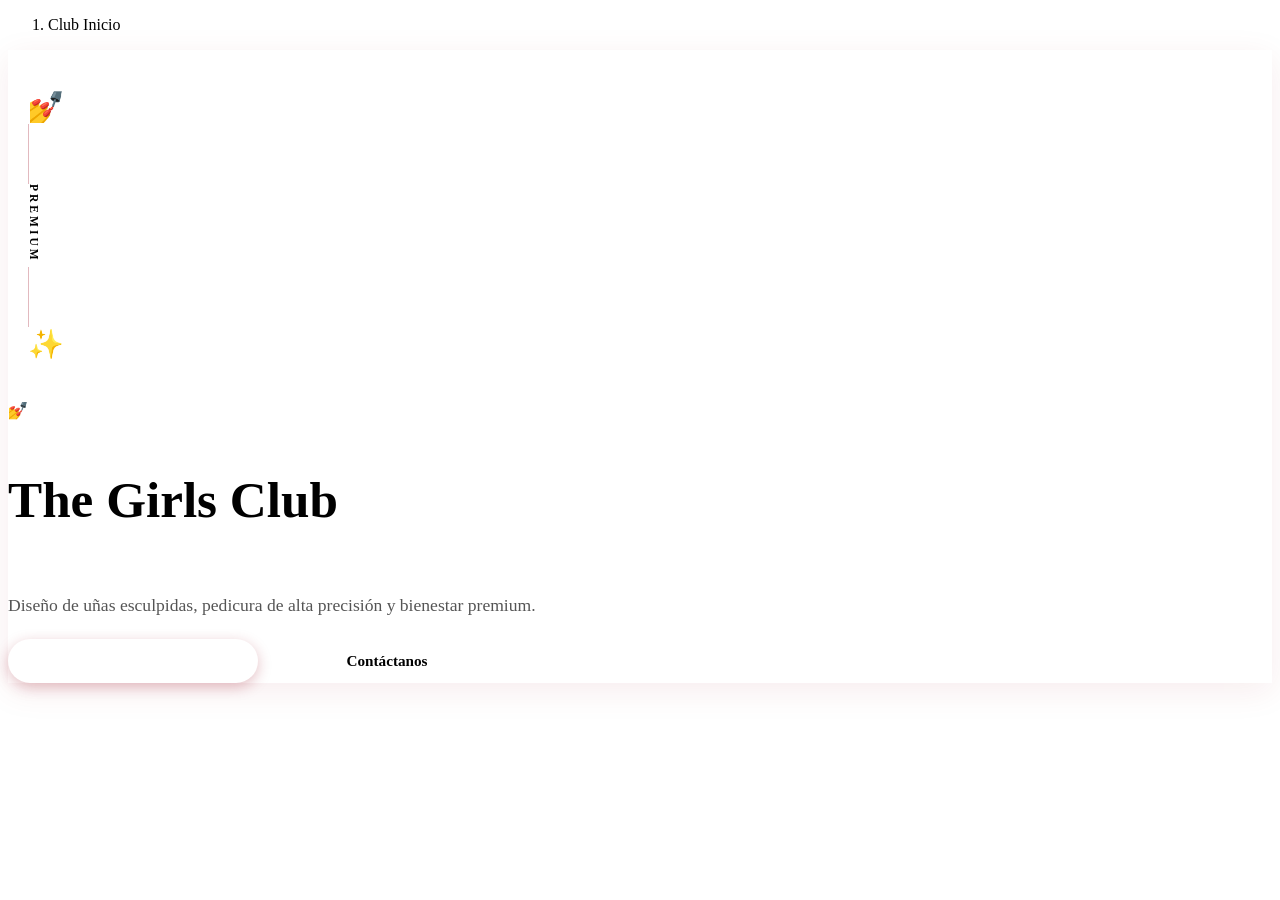
<file: src/main/resources/templates/index.html>
<!DOCTYPE html>
<!--
    index.html — Página de inicio de The Girls Club
    Diseño: tarjeta con franja lateral rosada y separador decorativo.
    Sin burbujas — limpio y elegante acorde a la identidad del salón.
    Textos i18n con #{clave} — cambian según el idioma del footer.
-->
<html xmlns:th="http://www.thymeleaf.org" th:lang="${#locale.language}">
<head th:replace="~{layout/layout :: head}"></head>
<body>
<nav th:replace="~{layout/layout :: navbar}"></nav>

<main id="contenido-principal" class="container mt-4 pb-5">

    <!-- Breadcrumb internacionalizado -->
    <nav aria-label="breadcrumb" class="mb-4">
        <div class="bg-white p-3 rounded-3 shadow-sm d-inline-block">
            <ol class="breadcrumb mb-0">
                <li class="breadcrumb-item active" aria-current="page">
                    <i class="bi bi-house-heart me-1" style="color:var(--red-wine)" aria-hidden="true"></i>
                    <span th:text="#{inicio.breadcrumb}">Club Inicio</span>
                </li>
            </ol>
        </div>
    </nav>

    <!-- ── Hero section ──────────────────────────────────────────────
         Diseño: tarjeta blanca con borde rosa, franja lateral rosada
         y separador de puntos bajo el título.
         Sin burbujas — más limpio y profesional.
    ─────────────────────────────────────────────────────────────── -->
    <section class="hero-card rounded-4 overflow-hidden my-4"
             aria-label="Bienvenida a The Girls Club">
        <div class="row g-0">

            <!-- Franja lateral izquierda — visible solo en desktop -->
            <div class="col-md-3 hero-sidebar d-none d-md-flex flex-column align-items-center justify-content-center gap-3"
                 aria-hidden="true">
                <span class="sidebar-icon">💅</span>
                <div class="sidebar-line"></div>
                <span class="sidebar-text">Premium</span>
                <div class="sidebar-line"></div>
                <span class="sidebar-icon">✨</span>
            </div>

            <!-- Contenido principal -->
            <div class="col-md-9 d-flex align-items-center justify-content-center py-5 px-4 px-md-5">
                <div class="text-center" style="max-width:580px">

                    <!-- Ícono mobile — solo en pantallas pequeñas -->
                    <div class="d-md-none mb-3 fs-1" aria-hidden="true">💅</div>

                    <!-- Decorador de 3 puntos encima del título -->
                    <div class="hero-deco mb-3" aria-hidden="true">
                        <span></span><span></span><span></span>
                    </div>

                    <!-- Título principal — tipografía Playfair Display -->
                    <h1 class="hero-title mb-2" th:text="#{inicio.titulo}">
                        The Girls Club
                    </h1>

                    <!-- Separador elegante bajo el título -->
                    <div class="hero-separator mb-4" aria-hidden="true"></div>

                    <!-- Subtítulo internacionalizado -->
                    <p class="hero-subtitle mb-5" th:text="#{inicio.subtitulo}">
                        Diseño de uñas esculpidas, pedicura de alta precisión y bienestar premium.
                    </p>

                    <!-- Botones diferenciados -->
                    <div class="d-flex flex-column flex-sm-row gap-3 justify-content-center">

                        <!-- Primario: fondo vino sólido con sombra -->
                        <a th:href="@{/servicios}"
                           class="btn-hero-primary"
                           th:text="#{inicio.btn_servicios}">
                            Explorar Servicios
                        </a>

                        <!-- Secundario: solo borde vino, fondo transparente -->
                        <a th:href="@{/contactanos}"
                           class="btn-hero-secondary"
                           th:text="#{inicio.btn_contacto}">
                            Contáctanos
                        </a>

                    </div>
                </div>
            </div>
        </div>
    </section>

</main>

<style>
    /* ── Tarjeta hero ──────────────────────────────────────────────
       Fondo blanco con borde rosa suave y sombra cálida.
    ─────────────────────────────────────────────────────────────── */
    .hero-card {
        background: #fff;
        border: 2px solid var(--rose-quartz);
        box-shadow: 0 8px 32px rgba(158,24,43,0.08);
        min-height: 380px;
    }

    /* Franja lateral — gradiente vertical rosado */
    .hero-sidebar {
        background: linear-gradient(180deg, var(--rose-quartz) 0%, var(--blush) 50%, var(--rose-quartz) 100%);
        padding: 40px 20px;
    }
    .sidebar-icon { font-size: 1.8rem; }
    .sidebar-line { width: 1px; height: 60px; background: rgba(158,24,43,0.3); }
    .sidebar-text {
        font-family: 'Playfair Display', serif;
        font-size: .72rem;
        font-weight: 700;
        color: var(--red-wine);
        letter-spacing: 3px;
        text-transform: uppercase;
        writing-mode: vertical-rl;
    }

    /* 3 puntos decorativos sobre el título */
    .hero-deco { display: flex; justify-content: center; gap: 6px; }
    .hero-deco span {
        display: inline-block;
        width: 8px; height: 8px;
        border-radius: 50%;
        background: var(--blush);
    }
    .hero-deco span:nth-child(2) {
        background: var(--red-wine);
        width: 10px; height: 10px;
    }

    /* Título */
    .hero-title {
        font-family: 'Playfair Display', serif;
        font-weight: 800;
        font-size: clamp(2.2rem, 5vw, 3.2rem);
        color: var(--red-wine);
        line-height: 1.1;
    }

    /* Separador gradiente bajo el título */
    .hero-separator {
        width: 80px;
        height: 3px;
        background: linear-gradient(90deg, var(--rose-quartz), var(--red-wine), var(--rose-quartz));
        border-radius: 2px;
        margin: 0 auto;
    }

    /* Subtítulo */
    .hero-subtitle {
        font-size: clamp(.95rem, 2vw, 1.1rem);
        color: #555;
        line-height: 1.7;
    }

    /* Botón primario — vino sólido con sombra */
    .btn-hero-primary {
        display: inline-block;
        background: var(--red-wine);
        color: #fff !important;
        border: 2px solid var(--red-wine);
        border-radius: 30px;
        padding: 13px 30px;
        font-size: .95rem;
        font-weight: 700;
        text-decoration: none;
        transition: all .3s;
        min-width: 190px;
        text-align: center;
        box-shadow: 0 4px 14px rgba(158,24,43,0.28);
    }
    .btn-hero-primary:hover, .btn-hero-primary:focus {
        background: #7A1121;
        border-color: #7A1121;
        color: #fff !important;
        transform: translateY(-2px);
        box-shadow: 0 6px 18px rgba(158,24,43,0.38);
        outline: 3px solid var(--blush);
        outline-offset: 2px;
    }

    /* Botón secundario — borde vino, fondo transparente */
    .btn-hero-secondary {
        display: inline-block;
        background: transparent;
        color: var(--red-wine) !important;
        border: 2px solid var(--red-wine);
        border-radius: 30px;
        padding: 13px 30px;
        font-size: .95rem;
        font-weight: 700;
        text-decoration: none;
        transition: all .3s;
        min-width: 190px;
        text-align: center;
    }
    .btn-hero-secondary:hover, .btn-hero-secondary:focus {
        background: var(--red-wine);
        color: #fff !important;
        transform: translateY(-2px);
        box-shadow: 0 4px 14px rgba(158,24,43,0.22);
        outline: 3px solid var(--blush);
        outline-offset: 2px;
    }
</style>

<footer th:replace="~{layout/layout :: footer}"></footer>
</body>
</html>
</file>
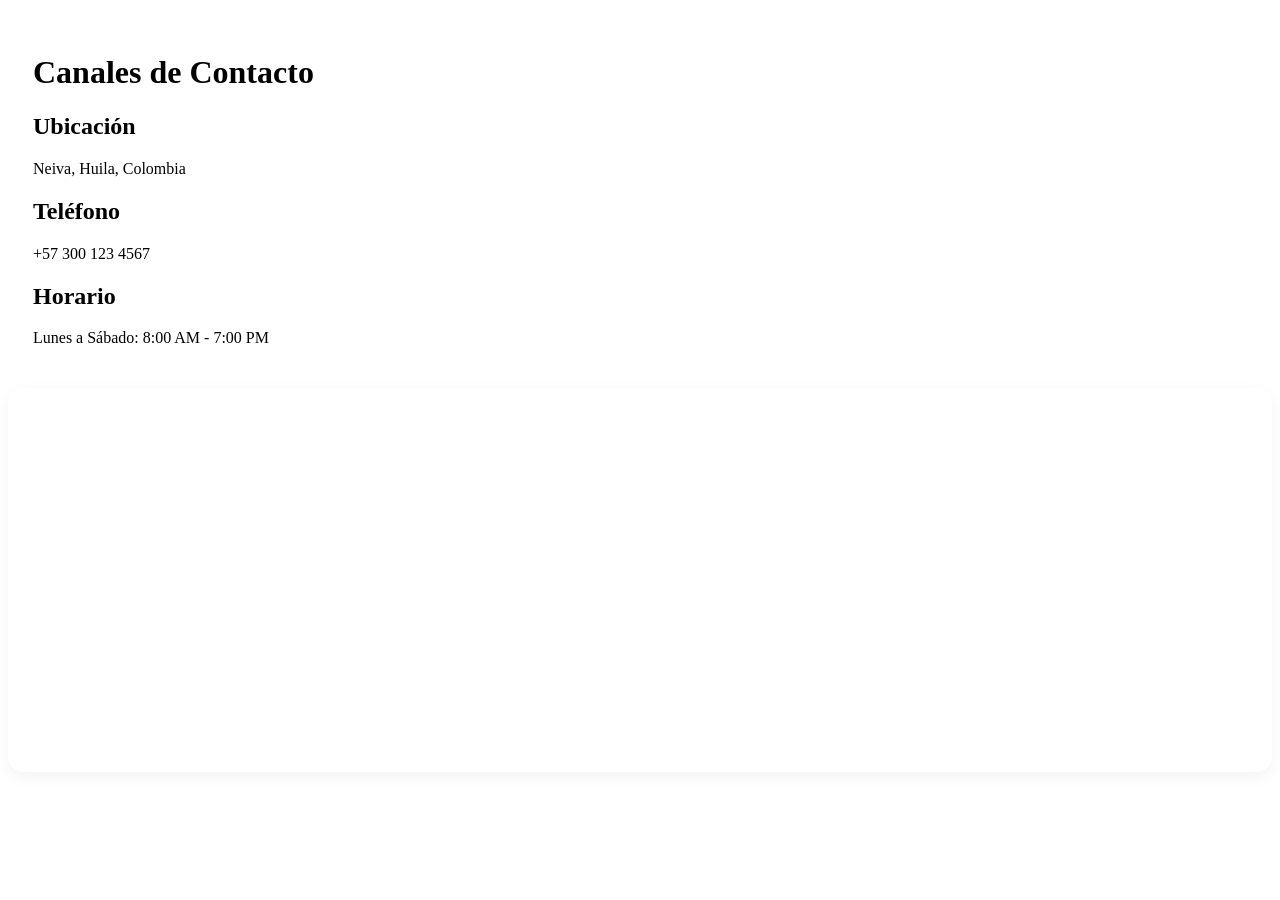
<file: src/main/resources/templates/contactanos.html>
<!DOCTYPE html>
<!--
    contactanos.html — Página de contacto de The Girls Club
    =========================================================
    Muestra los canales de contacto del salón y el mapa de ubicación.
    Textos internacionalizados con #{clave}.
    El mapa de Google Maps se carga como iframe embebido.
-->
<html xmlns:th="http://www.thymeleaf.org" th:lang="${#locale.language}">
<head th:replace="~{layout/layout :: head}">
    <style>
        /* Caja blanca de información de contacto */
        .info-box {
            background: white;
            border-radius: 15px;
            padding: 25px;
        }
        /* Contenedor del iframe del mapa con bordes redondeados */
        .map-container {
            border-radius: 15px;
            overflow: hidden;
            box-shadow: 0 5px 15px rgba(0,0,0,0.05);
        }
    </style>
</head>
<body>
<nav th:replace="~{layout/layout :: navbar}"></nav>

<main id="contenido-principal" class="container mt-5 pb-5">
    <div class="row g-4">

        <!-- ── Información de contacto ──────────────────────────────
             Cada campo usa #{contacto.X} para texto internacionalizado.
             aria-hidden en iconos porque son decorativos.
        ─────────────────────────────────────────────────────────── -->
        <div class="col-md-5">
            <div class="info-box shadow-sm h-100">

                <!-- Título internacionalizado -->
                <h1 class="fw-bold mb-4 h3"
                    style="color:var(--red-wine)"
                    th:text="#{contacto.titulo}">
                    Canales de Contacto
                </h1>

                <!-- Ubicación -->
                <div class="d-flex align-items-center mb-3">
                    <div class="fs-3 me-3" style="color:var(--red-wine)" aria-hidden="true">
                        <i class="bi bi-geo-alt-fill"></i>
                    </div>
                    <div>
                        <h2 class="h6 mb-0 fw-bold"
                            th:text="#{contacto.ubicacion}">Ubicación</h2>
                        <p class="text-muted mb-0 small">Neiva, Huila, Colombia</p>
                    </div>
                </div>

                <!-- Teléfono / WhatsApp -->
                <div class="d-flex align-items-center mb-3">
                    <div class="fs-3 me-3" style="color:var(--red-wine)" aria-hidden="true">
                        <i class="bi bi-telephone-fill"></i>
                    </div>
                    <div>
                        <h2 class="h6 mb-0 fw-bold"
                            th:text="#{contacto.telefono}">Teléfono</h2>
                        <p class="text-muted mb-0 small">+57 300 123 4567</p>
                    </div>
                </div>

                <!-- Horario de atención internacionalizado -->
                <div class="d-flex align-items-center">
                    <div class="fs-3 me-3" style="color:var(--red-wine)" aria-hidden="true">
                        <i class="bi bi-clock-fill"></i>
                    </div>
                    <div>
                        <h2 class="h6 mb-0 fw-bold"
                            th:text="#{contacto.horario}">Horario</h2>
                        <p class="text-muted mb-0 small"
                           th:text="#{contacto.horario_valor}">
                            Lunes a Sábado: 8:00 AM - 7:00 PM
                        </p>
                    </div>
                </div>

            </div>
        </div>

        <!-- ── Mapa de Google Maps ───────────────────────────────────
             iframe embebido con la ubicación de Neiva, Huila.
             title: requerido para accesibilidad (describe el iframe).
             loading="lazy": carga el mapa solo cuando es visible.
        ─────────────────────────────────────────────────────────── -->
        <div class="col-md-7">
            <div class="map-container h-100">
                <iframe
                        src="https://www.google.com/maps/embed?pb=!1m18!1m12!1m3!1d3984.606775191834!2d-75.29801862529737!3d2.943145497033221!2m3!1f0!2f0!3f0!3m2!1i1024!2i768!4f13.1!3m3!1m2!1s0x8e3b74635676b7e3%3A0x6b772023cb2f9cd!2sNeiva%2C%20Huila!5e0!3m2!1ses!2sco!4v1716075600000!5m2!1ses!2sco"
                        width="100%"
                        height="380"
                        style="border:0"
                        allowfullscreen=""
                        loading="lazy"
                        referrerpolicy="no-referrer-when-downgrade"
                        title="Ubicación del salón The Girls Club en Neiva, Huila, Colombia">
                </iframe>
            </div>
        </div>

    </div>
</main>

<footer th:replace="~{layout/layout :: footer}"></footer>
</body>
</html>
</file>
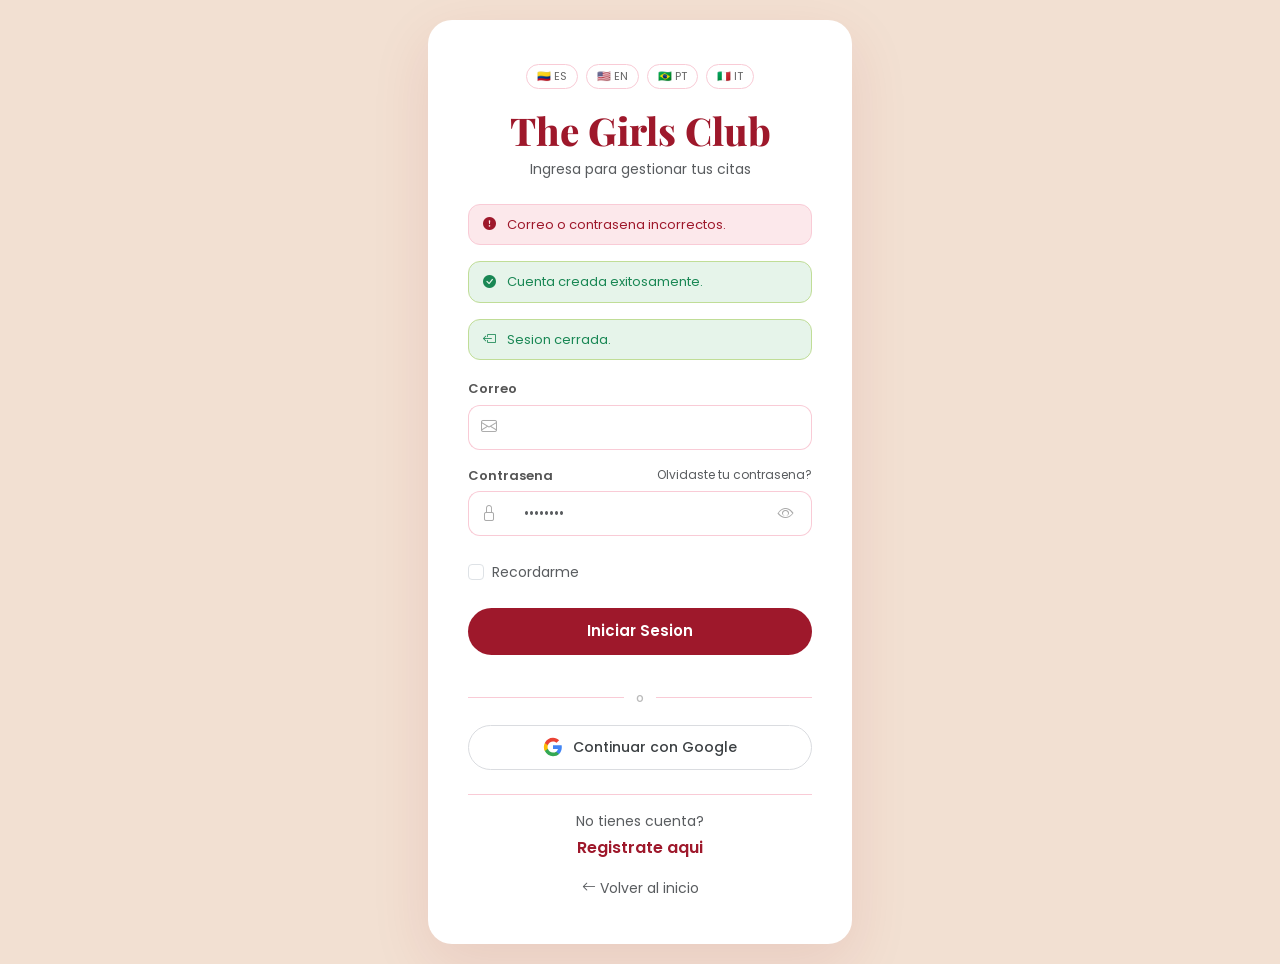
<file: src/main/resources/templates/login.html>
<!DOCTYPE html>
<html xmlns:th="http://www.thymeleaf.org" th:lang="${#locale.language}">
<head>
    <meta charset="UTF-8">
    <meta name="viewport" content="width=device-width, initial-scale=1.0">
    <meta name="description" content="The Girls Club - Iniciar sesion">
    <title>The Girls Club - Login</title>
    <link href="https://cdn.jsdelivr.net/npm/bootstrap@5.3.2/dist/css/bootstrap.min.css" rel="stylesheet">
    <link href="https://cdn.jsdelivr.net/npm/bootstrap-icons@1.11.2/font/bootstrap-icons.css" rel="stylesheet">
    <style>
        @import url('https://fonts.googleapis.com/css2?family=Playfair+Display:ital,wght@0,600;0,800;1,700&family=Poppins:wght@300;400;600&display=swap');
        :root{--rose-quartz:#F9CBD6;--blush:#F2AFBC;--red-wine:#9E182B;--oat-milk:#F2E0D2;--blanco:#FFFFFF;}
        *{box-sizing:border-box;}
        body{background-color:var(--oat-milk);font-family:'Poppins',sans-serif;min-height:100vh;display:flex;align-items:center;justify-content:center;padding:20px;}
        .login-card{background:var(--blanco);border-radius:24px;padding:44px 40px;width:100%;max-width:440px;box-shadow:0 20px 60px rgba(158,24,43,0.10);}
        .brand-title{font-family:'Playfair Display',serif;font-weight:800;font-size:2.4rem;color:var(--red-wine);line-height:1.1;}
        .form-control{border-radius:12px!important;border:1.5px solid var(--rose-quartz)!important;padding:11px 16px;font-size:14px;transition:.2s;}
        .form-control:focus{border-color:var(--red-wine)!important;box-shadow:0 0 0 3px rgba(158,24,43,0.08)!important;}
        .form-label{font-size:13px;font-weight:600;color:#555;margin-bottom:6px;}
        .input-group-text{border:1.5px solid var(--rose-quartz)!important;border-right:none!important;background:transparent!important;border-radius:12px 0 0 12px!important;color:#aaa;}
        .input-group .form-control{border-left:none!important;border-radius:0 12px 12px 0!important;}
        .input-group:focus-within .input-group-text{border-color:var(--red-wine)!important;}
        .btn-wine{background:var(--red-wine);color:#fff;border:none;border-radius:30px;font-weight:600;font-size:15px;padding:12px;width:100%;transition:.3s;}
        .btn-wine:hover,.btn-wine:focus{background:#7A1121;color:#fff;outline:3px solid var(--blush);outline-offset:2px;}
        .btn-google{background:#fff;color:#3c4043;border:1.5px solid #dadce0;border-radius:30px;font-weight:500;font-size:14px;padding:11px;width:100%;transition:.3s;display:flex;align-items:center;justify-content:center;gap:10px;text-decoration:none;}
        .btn-google:hover,.btn-google:focus{background:#f8f9fa;border-color:#bbb;color:#3c4043;outline:2px solid var(--blush);}
        .google-icon{width:20px;height:20px;flex-shrink:0;}
        .divider{display:flex;align-items:center;gap:12px;margin:18px 0;}
        .divider::before,.divider::after{content:'';flex:1;height:1px;background:var(--rose-quartz);}
        .divider span{font-size:12px;color:#bbb;font-weight:500;white-space:nowrap;}
        .alert-login{background:#fce8eb;color:var(--red-wine);border:1px solid var(--rose-quartz);border-radius:12px;padding:10px 14px;font-size:13px;margin-bottom:16px;}
        .alert-success-login{background:#E6F4EA;color:#198754;border:1px solid #C0DD97;border-radius:12px;padding:10px 14px;font-size:13px;margin-bottom:16px;}
        .link-wine{color:var(--red-wine);text-decoration:none;font-weight:600;}
        .link-wine:hover,.link-wine:focus{color:var(--blush);text-decoration:underline;}
        .toggle-pass{position:absolute;right:14px;top:50%;transform:translateY(-50%);background:none;border:none;color:#aaa;cursor:pointer;font-size:16px;padding:4px;}
        .toggle-pass:focus{outline:2px solid var(--red-wine);border-radius:4px;}
        /* Selector idioma login */
        .lang-bar{display:flex;justify-content:center;gap:8px;margin-bottom:20px;flex-wrap:wrap;}
        .lang-btn{font-size:11px;padding:3px 10px;border:1px solid var(--rose-quartz);border-radius:20px;background:transparent;color:#666;text-decoration:none;transition:.2s;}
        .lang-btn:hover,.lang-btn:focus{background:var(--rose-quartz);color:var(--red-wine);}
        .lang-btn.active{background:var(--red-wine);color:#fff;border-color:var(--red-wine);}
    </style>
</head>
<body>
<main>
<div class="login-card" role="main">

    <!-- Selector de idioma -->
    <nav aria-label="Selección de idioma" class="lang-bar">
        <a th:href="@{/login(lang=es)}" class="lang-btn" th:classappend="${#locale.language == 'es'} ? ' active'" hreflang="es" aria-label="Español">🇨🇴 ES</a>
        <a th:href="@{/login(lang=en)}" class="lang-btn" th:classappend="${#locale.language == 'en'} ? ' active'" hreflang="en" aria-label="English">🇺🇸 EN</a>
        <a th:href="@{/login(lang=pt)}" class="lang-btn" th:classappend="${#locale.language == 'pt'} ? ' active'" hreflang="pt" aria-label="Português">🇧🇷 PT</a>
        <a th:href="@{/login(lang=it)}" class="lang-btn" th:classappend="${#locale.language == 'it'} ? ' active'" hreflang="it" aria-label="Italiano">🇮🇹 IT</a>
    </nav>

    <div class="text-center mb-4">
        <h1 class="brand-title" th:text="#{login.titulo}">The Girls Club</h1>
        <p class="text-muted small mt-1 mb-0" th:text="#{login.subtitulo}">Ingresa para gestionar tus citas</p>
    </div>

    <div th:if="${param.error}" class="alert-login" role="alert" aria-live="polite">
        <i class="bi bi-exclamation-circle-fill me-2" aria-hidden="true"></i>
        <span th:text="#{login.error}">Correo o contrasena incorrectos.</span>
    </div>
    <div th:if="${param.registro}" class="alert-success-login" role="status" aria-live="polite">
        <i class="bi bi-check-circle-fill me-2" aria-hidden="true"></i>
        <span th:text="#{login.registro_exitoso}">Cuenta creada exitosamente.</span>
    </div>
    <div th:if="${param.logout}" class="alert-success-login" role="status" aria-live="polite">
        <i class="bi bi-box-arrow-left me-2" aria-hidden="true"></i>
        <span th:text="#{login.logout}">Sesion cerrada.</span>
    </div>

    <form th:action="@{/login}" method="post" novalidate>
        <div class="mb-3">
            <label for="username" class="form-label" th:text="#{login.correo}">Correo</label>
            <div class="input-group">
                <span class="input-group-text" aria-hidden="true"><i class="bi bi-envelope"></i></span>
                <input type="email" id="username" name="username" class="form-control"
                       th:placeholder="#{login.correo}" required autocomplete="email"
                       aria-required="true" aria-describedby="emailHelp">
            </div>
        </div>
        <div class="mb-4">
            <label for="passInput" class="form-label d-flex justify-content-between align-items-center">
                <span th:text="#{login.password}">Contrasena</span>
                <a href="#" class="text-muted" style="font-size:12px;font-weight:400;text-decoration:none"
                   th:text="#{login.olvide_password}">Olvidaste tu contrasena?</a>
            </label>
            <div class="position-relative">
                <div class="input-group">
                    <span class="input-group-text" aria-hidden="true"><i class="bi bi-lock"></i></span>
                    <input type="password" id="passInput" name="password" class="form-control"
                           placeholder="••••••••" required autocomplete="current-password"
                           aria-required="true">
                </div>
                <button type="button" class="toggle-pass" onclick="togglePass()"
                        aria-label="Mostrar u ocultar contraseña">
                    <i class="bi bi-eye" id="passIcon" aria-hidden="true"></i>
                </button>
            </div>
        </div>
        <div class="d-flex align-items-center justify-content-between mb-4">
            <div class="form-check mb-0">
                <input class="form-check-input" type="checkbox" id="remember" name="remember-me">
                <label class="form-check-label small text-muted" for="remember"
                       th:text="#{login.recordarme}">Recordarme</label>
            </div>
        </div>
        <button type="submit" class="btn-wine mb-3" th:text="#{login.boton}">Iniciar Sesion</button>
    </form>

    <div class="divider"><span>o</span></div>

    <a href="/oauth2/authorization/google" class="btn-google mb-4"
       role="button" aria-label="Iniciar sesión con Google">
        <svg class="google-icon" viewBox="0 0 24 24" xmlns="http://www.w3.org/2000/svg" aria-hidden="true">
            <path d="M22.56 12.25c0-.78-.07-1.53-.2-2.25H12v4.26h5.92c-.26 1.37-1.04 2.53-2.21 3.31v2.77h3.57c2.08-1.92 3.28-4.74 3.28-8.09z" fill="#4285F4"/>
            <path d="M12 23c2.97 0 5.46-.98 7.28-2.66l-3.57-2.77c-.98.66-2.23 1.06-3.71 1.06-2.86 0-5.29-1.93-6.16-4.53H2.18v2.84C3.99 20.53 7.7 23 12 23z" fill="#34A853"/>
            <path d="M5.84 14.09c-.22-.66-.35-1.36-.35-2.09s.13-1.43.35-2.09V7.07H2.18C1.43 8.55 1 10.22 1 12s.43 3.45 1.18 4.93l2.85-2.22.81-.62z" fill="#FBBC05"/>
            <path d="M12 5.38c1.62 0 3.06.56 4.21 1.64l3.15-3.15C17.45 2.09 14.97 1 12 1 7.7 1 3.99 3.47 2.18 7.07l3.66 2.84c.87-2.6 3.3-4.53 6.16-4.53z" fill="#EA4335"/>
        </svg>
        <span th:text="#{login.google}">Continuar con Google</span>
    </a>

    <div class="text-center border-top pt-3" style="border-color:var(--rose-quartz)!important">
        <p class="small text-muted mb-1" th:text="#{login.no_cuenta}">No tienes cuenta?</p>
        <a th:href="@{/registro}" class="link-wine" th:text="#{login.registrate}">Registrate aqui</a>
    </div>
    <div class="text-center mt-3">
        <a th:href="@{/}" class="text-muted small text-decoration-none">
            <i class="bi bi-arrow-left" aria-hidden="true"></i>
            <span th:text="#{login.volver}">Volver al inicio</span>
        </a>
    </div>
</div>
</main>

<script>
function togglePass() {
    var input = document.getElementById('passInput');
    var icon  = document.getElementById('passIcon');
    if (input.type === 'password') {
        input.type = 'text';
        icon.className = 'bi bi-eye-slash';
    } else {
        input.type = 'password';
        icon.className = 'bi bi-eye';
    }
}
</script>
</body>
</html>
</file>
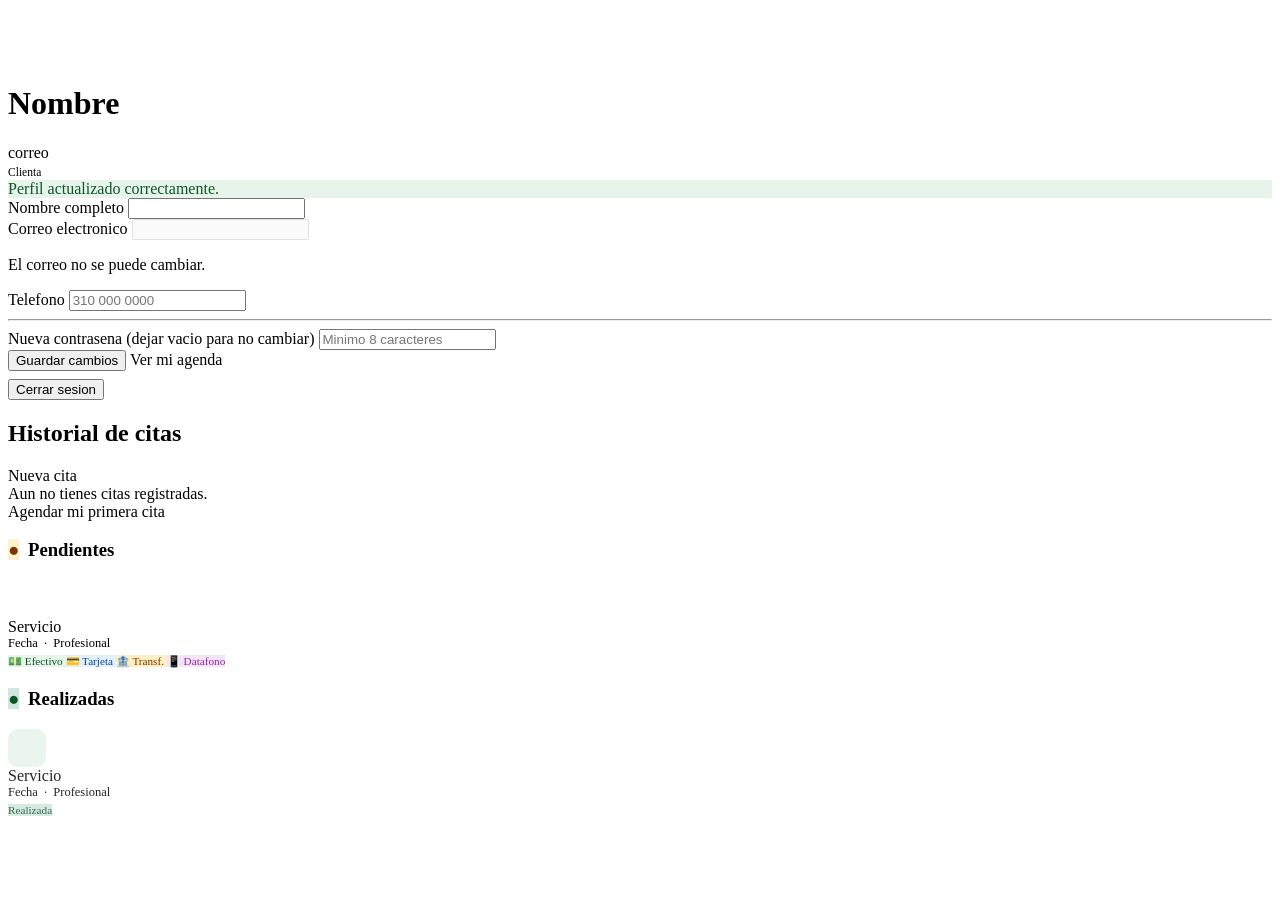
<file: src/main/resources/templates/perfil.html>
<!DOCTYPE html>
<html xmlns:th="http://www.thymeleaf.org">
<head th:replace="~{layout/layout :: head}"></head>
<body>
<nav th:replace="~{layout/layout :: navbar}"></nav>

<main id="contenido-principal" class="container mt-4 pb-5">
    <div class="row g-4">

        <!-- ═══ COLUMNA IZQUIERDA: Datos personales ═══ -->
        <div class="col-md-5">
            <div class="card-premium p-4">

                <!-- Avatar y nombre -->
                <div class="d-flex align-items-center gap-3 mb-4">
                    <div class="rounded-circle d-flex align-items-center justify-content-center fw-bold fs-4"
                         style="width:56px;height:56px;background:var(--rose-quartz);color:var(--red-wine)"
                         aria-hidden="true">
                        <i class="bi bi-person-fill"></i>
                    </div>
                    <div>
                        <h1 class="h5 fw-bold mb-0 text-wine" th:text="${usuario.nombre}">Nombre</h1>
                        <span class="small text-muted" th:text="${usuario.correo}">correo</span>
                        <div class="mt-1">
                            <span class="badge"
                                  style="background:var(--rose-quartz);color:var(--red-wine);font-size:.72rem">
                                <i class="bi bi-person-hearts me-1" aria-hidden="true"></i>Clienta
                            </span>
                        </div>
                    </div>
                </div>

                <!-- Mensaje de exito al actualizar -->
                <div th:if="${exito}" class="alert small py-2 rounded-3 mb-3"
                     style="background:#E6F4EA;color:#0F5528;border:none"
                     role="status" aria-live="polite">
                    <i class="bi bi-check-circle-fill me-2" aria-hidden="true"></i>
                    Perfil actualizado correctamente.
                </div>

                <!--
                    FORMULARIO DE PERFIL
                    IMPORTANTE: el form de logout debe ir FUERA de este form.
                    HTML no permite formularios anidados — si el logout estuviera
                    dentro, al hacer clic dispararía "Guardar cambios" en vez de cerrar sesion.
                -->
                <form th:action="@{/perfil/actualizar}" th:object="${usuario}" method="post"
                      id="formPerfil" novalidate>
                    <div class="mb-3">
                        <label for="nombre" class="form-label fw-bold small text-muted">
                            Nombre completo
                        </label>
                        <input type="text" id="nombre" th:field="*{nombre}"
                               class="form-control" required autocomplete="name">
                    </div>
                    <div class="mb-3">
                        <label for="correoPerfil" class="form-label fw-bold small text-muted">
                            Correo electronico
                        </label>
                        <input type="email" id="correoPerfil" th:value="${usuario.correo}"
                               class="form-control" disabled style="opacity:.65"
                               aria-describedby="correoNota">
                        <p id="correoNota" class="small text-muted mt-1 mb-0">
                            El correo no se puede cambiar.
                        </p>
                    </div>
                    <div class="mb-3">
                        <label for="telefono" class="form-label fw-bold small text-muted">
                            Telefono
                        </label>
                        <input type="tel" id="telefono" th:field="*{telefono}"
                               class="form-control" placeholder="310 000 0000"
                               autocomplete="tel">
                    </div>
                    <hr style="border-color:var(--rose-quartz)">
                    <div class="mb-3">
                        <label for="passwordNuevo" class="form-label fw-bold small text-muted">
                            Nueva contrasena
                            <span class="fw-normal text-muted">(dejar vacio para no cambiar)</span>
                        </label>
                        <input type="password" id="passwordNuevo" name="passwordNuevo"
                               class="form-control" placeholder="Minimo 8 caracteres"
                               minlength="8" autocomplete="new-password">
                    </div>
                    <div class="d-grid gap-2">
                        <!-- Boton que envia este formulario (actualizar perfil) -->
                        <button type="submit" class="btn btn-club">
                            <i class="bi bi-check2 me-2" aria-hidden="true"></i>Guardar cambios
                        </button>
                        <!-- Enlace a la agenda (no es submit del form) -->
                        <a th:href="@{/cliente/dashboard}"
                           class="btn rounded-pill fw-bold"
                           style="border:1.5px solid var(--red-wine);color:var(--red-wine)">
                            <i class="bi bi-calendar3 me-2" aria-hidden="true"></i>Ver mi agenda
                        </a>
                    </div>
                </form>
                <!-- ↑ FIN del formulario de perfil -->

                <!--
                    FORMULARIO DE LOGOUT — separado del formulario de perfil.
                    Debe estar fuera del form anterior para que funcione correctamente.
                    Al hacer clic, envia POST a /logout que Spring Security intercepta
                    para invalidar la sesion y redirigir al login.
                -->
                <form th:action="@{/logout}" method="post" style="margin-top:8px">
                    <button type="submit"
                            class="btn btn-outline-danger rounded-pill fw-bold w-100">
                        <i class="bi bi-box-arrow-right me-2" aria-hidden="true"></i>Cerrar sesion
                    </button>
                </form>

            </div>
        </div>

        <!-- ═══ COLUMNA DERECHA: Historial de citas ═══ -->
        <div class="col-md-7">
            <div class="card-premium p-4">
                <div class="d-flex align-items-center justify-content-between mb-3">
                    <h2 class="h5 fw-bold text-wine mb-0">
                        <i class="bi bi-clock-history me-2" aria-hidden="true"></i>Historial de citas
                    </h2>
                    <a th:href="@{/reservas/formulario}" class="btn btn-club btn-sm px-3"
                       aria-label="Agendar nueva cita">
                        <i class="bi bi-plus-circle me-1" aria-hidden="true"></i>Nueva cita
                    </a>
                </div>

                <!-- Sin citas -->
                <div th:if="${historial == null or #lists.isEmpty(historial)}"
                     class="text-center text-muted py-5">
                    <i class="bi bi-calendar-x d-block fs-2 mb-2"
                       style="color:var(--blush)" aria-hidden="true"></i>
                    Aun no tienes citas registradas.
                    <div class="mt-3">
                        <a th:href="@{/reservas/formulario}" class="btn btn-club btn-sm">
                            Agendar mi primera cita
                        </a>
                    </div>
                </div>

                <div th:if="${historial != null and !#lists.isEmpty(historial)}">

                    <!-- CITAS PENDIENTES -->
                    <h3 class="h6 fw-bold small text-muted mb-2 mt-1">
                        <span class="badge" style="background:#FFF3CD;color:#783700;margin-right:4px">●</span>
                        Pendientes
                    </h3>
                    <div th:each="r : ${historial}" th:if="${r.estado == 'PENDIENTE'}"
                         class="d-flex align-items-center gap-3 py-2 border-bottom"
                         style="border-color:var(--rose-quartz)!important">
                        <div style="width:38px;height:38px;border-radius:10px;
                                    background:var(--rose-quartz);display:flex;
                                    align-items:center;justify-content:center;flex-shrink:0"
                             aria-hidden="true">
                            <i class="bi bi-calendar-event" style="color:var(--red-wine)"></i>
                        </div>
                        <div class="flex-grow-1">
                            <!-- Nombre del servicio -->
                            <div class="fw-bold small"
                                 th:text="${r.servicio != null ? r.servicio.nombre : '-'}">
                                Servicio
                            </div>
                            <!--
                                Se separa en dos <span> para evitar el error de concatenacion
                                en Thymeleaf cuando la relacion LAZY no esta totalmente cargada.
                                Con EAGER en Reserva.java este problema ya no ocurre,
                                pero la separacion es mas clara y robusta.
                            -->
                            <div class="text-muted" style="font-size:.78rem">
                                <span th:text="${#temporals.format(r.fechaHoraCita,'dd/MM/yyyy HH:mm')}">
                                    Fecha
                                </span>
                                &nbsp;·&nbsp;
                                <!-- Nombre de la profesional obtenido del objeto cargado por EAGER -->
                                <span th:text="${r.profesional != null ? r.profesional.nombre : 'Sin asignar'}">
                                    Profesional
                                </span>
                            </div>
                        </div>
                        <div class="text-end">
                            <span th:if="${r.metodoPago == 'EFECTIVO'}"
                                  class="badge" style="background:#E6F4EA;color:#0F5528;font-size:.7rem">
                                💵 Efectivo
                            </span>
                            <span th:if="${r.metodoPago == 'TARJETA'}"
                                  class="badge" style="background:#E2F0FD;color:#0A46A0;font-size:.7rem">
                                💳 Tarjeta
                            </span>
                            <span th:if="${r.metodoPago == 'TRANSFERENCIA'}"
                                  class="badge" style="background:#FEEFC3;color:#783700;font-size:.7rem">
                                🏦 Transf.
                            </span>
                            <span th:if="${r.metodoPago == 'DATAFONO'}"
                                  class="badge" style="background:#F3E5F5;color:#8E24AA;font-size:.7rem">
                                📱 Datafono
                            </span>
                        </div>
                    </div>

                    <!-- CITAS REALIZADAS -->
                    <h3 class="h6 fw-bold small text-muted mb-2 mt-3">
                        <span class="badge" style="background:#D1E7DD;color:#0F5528;margin-right:4px">●</span>
                        Realizadas
                    </h3>
                    <div th:each="r : ${historial}" th:if="${r.estado == 'REALIZADO'}"
                         class="d-flex align-items-center gap-3 py-2 border-bottom"
                         style="border-color:var(--rose-quartz)!important;opacity:.85">
                        <div style="width:38px;height:38px;border-radius:10px;
                                    background:#E6F4EA;display:flex;
                                    align-items:center;justify-content:center;flex-shrink:0"
                             aria-hidden="true">
                            <i class="bi bi-check2-all" style="color:#0F5528"></i>
                        </div>
                        <div class="flex-grow-1">
                            <div class="fw-bold small"
                                 th:text="${r.servicio != null ? r.servicio.nombre : '-'}">
                                Servicio
                            </div>
                            <!-- Misma estructura separada para evitar problemas de concatenacion -->
                            <div class="text-muted" style="font-size:.78rem">
                                <span th:text="${#temporals.format(r.fechaHoraCita,'dd/MM/yyyy HH:mm')}">
                                    Fecha
                                </span>
                                &nbsp;·&nbsp;
                                <span th:text="${r.profesional != null ? r.profesional.nombre : 'Sin asignar'}">
                                    Profesional
                                </span>
                            </div>
                        </div>
                        <span class="badge rounded-pill"
                              style="background:#D1E7DD;color:#0F5528;font-size:.7rem">
                            Realizada
                        </span>
                    </div>

                </div>
            </div>
        </div>

    </div>
</main>

<footer th:replace="~{layout/layout :: footer}"></footer>
</body>
</html>
</file>
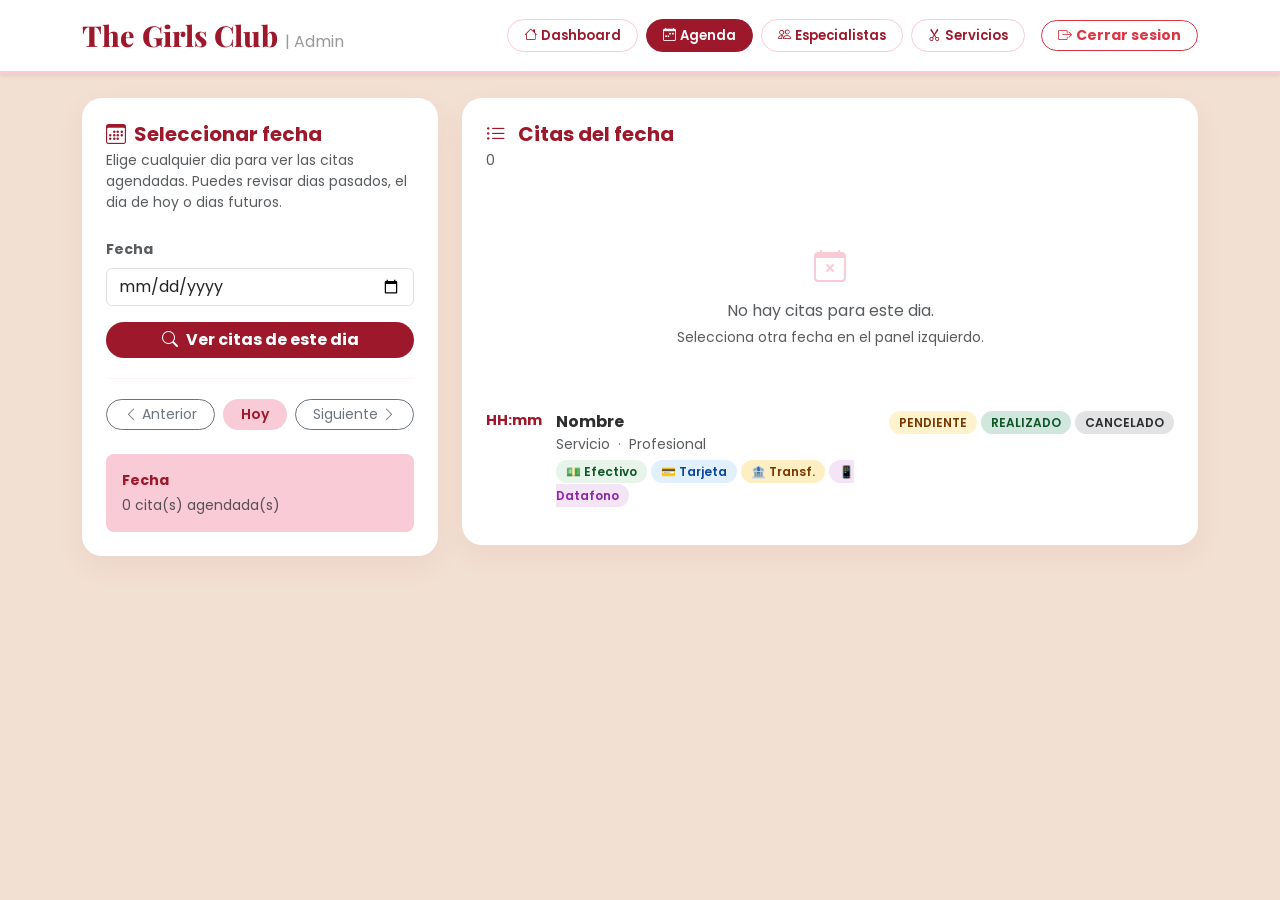
<file: src/main/resources/templates/admin/agenda.html>
<!DOCTYPE html>
<html xmlns:th="http://www.thymeleaf.org" lang="es">
<head>
    <meta charset="UTF-8">
    <meta name="viewport" content="width=device-width, initial-scale=1.0">
    <title>The Girls Club - Agenda por dia</title>
    <link href="https://cdn.jsdelivr.net/npm/bootstrap@5.3.2/dist/css/bootstrap.min.css" rel="stylesheet">
    <link href="https://cdn.jsdelivr.net/npm/bootstrap-icons@1.11.2/font/bootstrap-icons.css" rel="stylesheet">
    <style>
        @import url('https://fonts.googleapis.com/css2?family=Playfair+Display:wght@800&family=Poppins:wght@300;400;600&display=swap');
        :root{--rose-quartz:#F9CBD6;--blush:#F2AFBC;--red-wine:#9E182B;--oat-milk:#F2E0D2;--blanco:#FFFFFF;}
        body{background:var(--oat-milk);font-family:'Poppins',sans-serif;color:#2D2D2D;}
        .navbar-admin{background:var(--blanco);border-bottom:3px solid var(--rose-quartz);padding:14px 0;}
        .brand-logo{font-family:'Playfair Display',serif;font-weight:800;font-size:1.8rem;color:var(--red-wine);text-decoration:none;}
        .card-premium{background:var(--blanco);border:none;border-radius:20px;box-shadow:0 10px 30px rgba(158,24,43,0.06);padding:24px;}
        .text-wine{color:var(--red-wine)!important;}
        .nav-pill-admin{background:transparent;border:1.5px solid var(--rose-quartz);border-radius:30px;padding:6px 16px;font-size:.82rem;color:var(--red-wine);font-weight:600;text-decoration:none;transition:.2s;}
        .nav-pill-admin:hover,.nav-pill-admin.active{background:var(--red-wine);color:#fff;border-color:var(--red-wine);}
        /* Linea de tiempo de citas */
        .cita-row{display:flex;gap:14px;align-items:flex-start;padding:14px 0;border-bottom:1px solid var(--rose-quartz);}
        .cita-row:last-child{border-bottom:none;}
        .cita-hora{font-weight:700;font-size:.9rem;color:var(--red-wine);min-width:55px;flex-shrink:0;}
        /* Badges de pago con contraste WCAG AA */
        .badge-efectivo   {background:#E6F4EA;color:#0F5528;border-radius:20px;padding:3px 10px;font-size:.75rem;font-weight:600;}
        .badge-tarjeta    {background:#E2F0FD;color:#0A46A0;border-radius:20px;padding:3px 10px;font-size:.75rem;font-weight:600;}
        .badge-transferencia{background:#FEEFC3;color:#783700;border-radius:20px;padding:3px 10px;font-size:.75rem;font-weight:600;}
        .badge-datafono   {background:#F3E5F5;color:#8E24AA;border-radius:20px;padding:3px 10px;font-size:.75rem;font-weight:600;}
        /* Badges de estado */
        .estado-pendiente{background:#FFF3CD;color:#783700;border-radius:20px;padding:3px 10px;font-size:.75rem;font-weight:600;}
        .estado-realizado{background:#D1E7DD;color:#0F5528;border-radius:20px;padding:3px 10px;font-size:.75rem;font-weight:600;}
        .estado-cancelado{background:#E2E3E5;color:#2D2D2D;border-radius:20px;padding:3px 10px;font-size:.75rem;font-weight:600;}
        a:focus-visible,button:focus-visible{outline:3px solid var(--red-wine);outline-offset:2px;}
    </style>
</head>
<body>

<nav class="navbar navbar-expand-lg navbar-admin shadow-sm mb-4"
     role="navigation" aria-label="Navegacion administrativa">
    <div class="container">
        <a class="brand-logo" th:href="@{/admin/dashboard}">
            The Girls Club
            <span style="font-family:'Poppins';font-size:1rem;font-weight:400;color:#999">| Admin</span>
        </a>
        <div class="ms-auto d-flex align-items-center gap-2 flex-wrap">
            <a th:href="@{/admin/dashboard}"     class="nav-pill-admin">
                <i class="bi bi-house me-1" aria-hidden="true"></i>Dashboard
            </a>
            <a th:href="@{/admin/agenda}"        class="nav-pill-admin active" aria-current="page">
                <i class="bi bi-calendar-week me-1" aria-hidden="true"></i>Agenda
            </a>
            <a th:href="@{/admin/especialistas}" class="nav-pill-admin">
                <i class="bi bi-people me-1" aria-hidden="true"></i>Especialistas
            </a>
            <a th:href="@{/admin/servicios}"     class="nav-pill-admin">
                <i class="bi bi-scissors me-1" aria-hidden="true"></i>Servicios
            </a>
            <form th:action="@{/logout}" method="post" style="margin:0">
                <button type="submit" class="btn btn-outline-danger btn-sm rounded-pill px-3 fw-bold ms-2">
                    <i class="bi bi-box-arrow-right me-1" aria-hidden="true"></i>Cerrar sesion
                </button>
            </form>
        </div>
    </div>
</nav>

<main id="contenido-principal" class="container pb-5">

    <div class="row g-4">

        <!-- ═══ SELECTOR DE FECHA ═══ -->
        <div class="col-md-4">
            <div class="card-premium">
                <h2 class="h5 fw-bold text-wine mb-1">
                    <i class="bi bi-calendar3 me-2" aria-hidden="true"></i>Seleccionar fecha
                </h2>
                <p class="text-muted small mb-4">
                    Elige cualquier dia para ver las citas agendadas.
                    Puedes revisar dias pasados, el dia de hoy o dias futuros.
                </p>

                <!--
                    Al cambiar la fecha, el formulario se envia automaticamente
                    con GET para que la URL quede como /admin/agenda?fecha=2026-05-20
                    lo que permite compartir o marcar la URL de un dia especifico.
                -->
                <form th:action="@{/admin/agenda}" method="get"
                      aria-label="Seleccionar fecha para ver citas">
                    <div class="mb-3">
                        <label for="fechaPicker" class="form-label fw-bold small text-muted">
                            Fecha
                        </label>
                        <input type="date" id="fechaPicker" name="fecha"
                               class="form-control"
                               th:value="${#temporals.format(fechaSeleccionada, 'yyyy-MM-dd')}"
                               aria-label="Seleccionar fecha">
                    </div>
                    <button type="submit" class="btn w-100 rounded-pill fw-bold"
                            style="background:var(--red-wine);color:#fff;border:none">
                        <i class="bi bi-search me-2" aria-hidden="true"></i>Ver citas de este dia
                    </button>
                </form>

                <hr style="border-color:var(--rose-quartz);margin:20px 0">

                <!-- Navegacion rapida entre dias -->
                <div class="d-flex gap-2" role="group" aria-label="Navegacion rapida">
                    <a th:href="@{/admin/agenda(fecha=${#temporals.format(fechaSeleccionada.minusDays(1), 'yyyy-MM-dd')})}"
                       class="btn btn-sm btn-outline-secondary rounded-pill flex-grow-1"
                       aria-label="Dia anterior">
                        <i class="bi bi-chevron-left me-1" aria-hidden="true"></i>Anterior
                    </a>
                    <a th:href="@{/admin/agenda}"
                       class="btn btn-sm rounded-pill flex-grow-1"
                       style="background:var(--rose-quartz);color:var(--red-wine);font-weight:600"
                       aria-label="Ir a hoy">
                        Hoy
                    </a>
                    <a th:href="@{/admin/agenda(fecha=${#temporals.format(fechaSeleccionada.plusDays(1), 'yyyy-MM-dd')})}"
                       class="btn btn-sm btn-outline-secondary rounded-pill flex-grow-1"
                       aria-label="Dia siguiente">
                        Siguiente<i class="bi bi-chevron-right ms-1" aria-hidden="true"></i>
                    </a>
                </div>

                <!-- Resumen del dia -->
                <div class="mt-4 p-3 rounded-3" style="background:var(--rose-quartz)">
                    <div class="fw-bold text-wine small mb-1">
                        <span th:text="${#temporals.format(fechaSeleccionada, 'EEEE, dd MMMM yyyy')}">Fecha</span>
                    </div>
                    <div class="text-muted small">
                        <span th:text="${totalDia}">0</span> cita(s) agendada(s)
                    </div>
                </div>
            </div>
        </div>

        <!-- ═══ LISTADO DE CITAS DEL DIA ═══ -->
        <div class="col-md-8">
            <div class="card-premium">
                <h2 class="h5 fw-bold text-wine mb-1">
                    <i class="bi bi-list-ul me-2" aria-hidden="true"></i>
                    Citas del
                    <span th:text="${#temporals.format(fechaSeleccionada, 'dd/MM/yyyy')}">fecha</span>
                </h2>
                <p class="text-muted small mb-4"
                   th:text="${totalDia} + ' cita(s) encontrada(s)'">0</p>

                <!-- Sin citas para esa fecha -->
                <div th:if="${#lists.isEmpty(citasDelDia)}"
                     class="text-center text-muted py-5">
                    <i class="bi bi-calendar-x d-block fs-2 mb-2"
                       style="color:var(--rose-quartz)" aria-hidden="true"></i>
                    No hay citas para este dia.
                    <div class="small mt-1">Selecciona otra fecha en el panel izquierdo.</div>
                </div>

                <!-- Lista de citas ordenadas por hora -->
                <div role="list" aria-label="Citas del dia seleccionado">
                    <div th:each="r : ${citasDelDia}" class="cita-row" role="listitem">

                        <!-- Hora de la cita -->
                        <div class="cita-hora"
                             th:text="${#temporals.format(r.fechaHoraCita,'HH:mm')}"
                             aria-label="Hora de la cita">
                            HH:mm
                        </div>

                        <!-- Informacion de la cita -->
                        <div class="flex-grow-1">
                            <!-- Nombre de la clienta -->
                            <div class="fw-bold"
                                 th:text="${r.cliente != null ? r.cliente.nombre : 'Clienta'}">
                                Nombre
                            </div>
                            <!-- Servicio y profesional -->
                            <div class="text-muted small">
                                <span th:text="${r.servicio != null ? r.servicio.nombre : '-'}">
                                    Servicio
                                </span>
                                &nbsp;·&nbsp;
                                <!--
                                    Con EAGER fetch en Reserva.java, el nombre de la profesional
                                    se carga automaticamente junto con la reserva.
                                    No es necesario hacer queries adicionales.
                                -->
                                <span th:text="${r.profesional != null ? r.profesional.nombre : 'Sin asignar'}">
                                    Profesional
                                </span>
                            </div>
                            <!-- Metodo de pago -->
                            <div class="mt-1">
                                <span th:if="${r.metodoPago == 'EFECTIVO'}"
                                      class="badge-efectivo">💵 Efectivo</span>
                                <span th:if="${r.metodoPago == 'TARJETA'}"
                                      class="badge-tarjeta">💳 Tarjeta</span>
                                <span th:if="${r.metodoPago == 'TRANSFERENCIA'}"
                                      class="badge-transferencia">🏦 Transf.</span>
                                <span th:if="${r.metodoPago == 'DATAFONO'}"
                                      class="badge-datafono">📱 Datafono</span>
                            </div>
                        </div>

                        <!-- Estado de la cita -->
                        <div class="text-end flex-shrink-0">
                            <span th:if="${r.estado == 'PENDIENTE'}"  class="estado-pendiente">PENDIENTE</span>
                            <span th:if="${r.estado == 'REALIZADO'}"  class="estado-realizado">REALIZADO</span>
                            <span th:if="${r.estado == 'CANCELADO'}"  class="estado-cancelado">CANCELADO</span>
                        </div>

                    </div>
                </div>

            </div>
        </div>
    </div>
</main>

<script src="https://cdn.jsdelivr.net/npm/bootstrap@5.3.2/dist/js/bootstrap.bundle.min.js"></script>
</body>
</html>
</file>
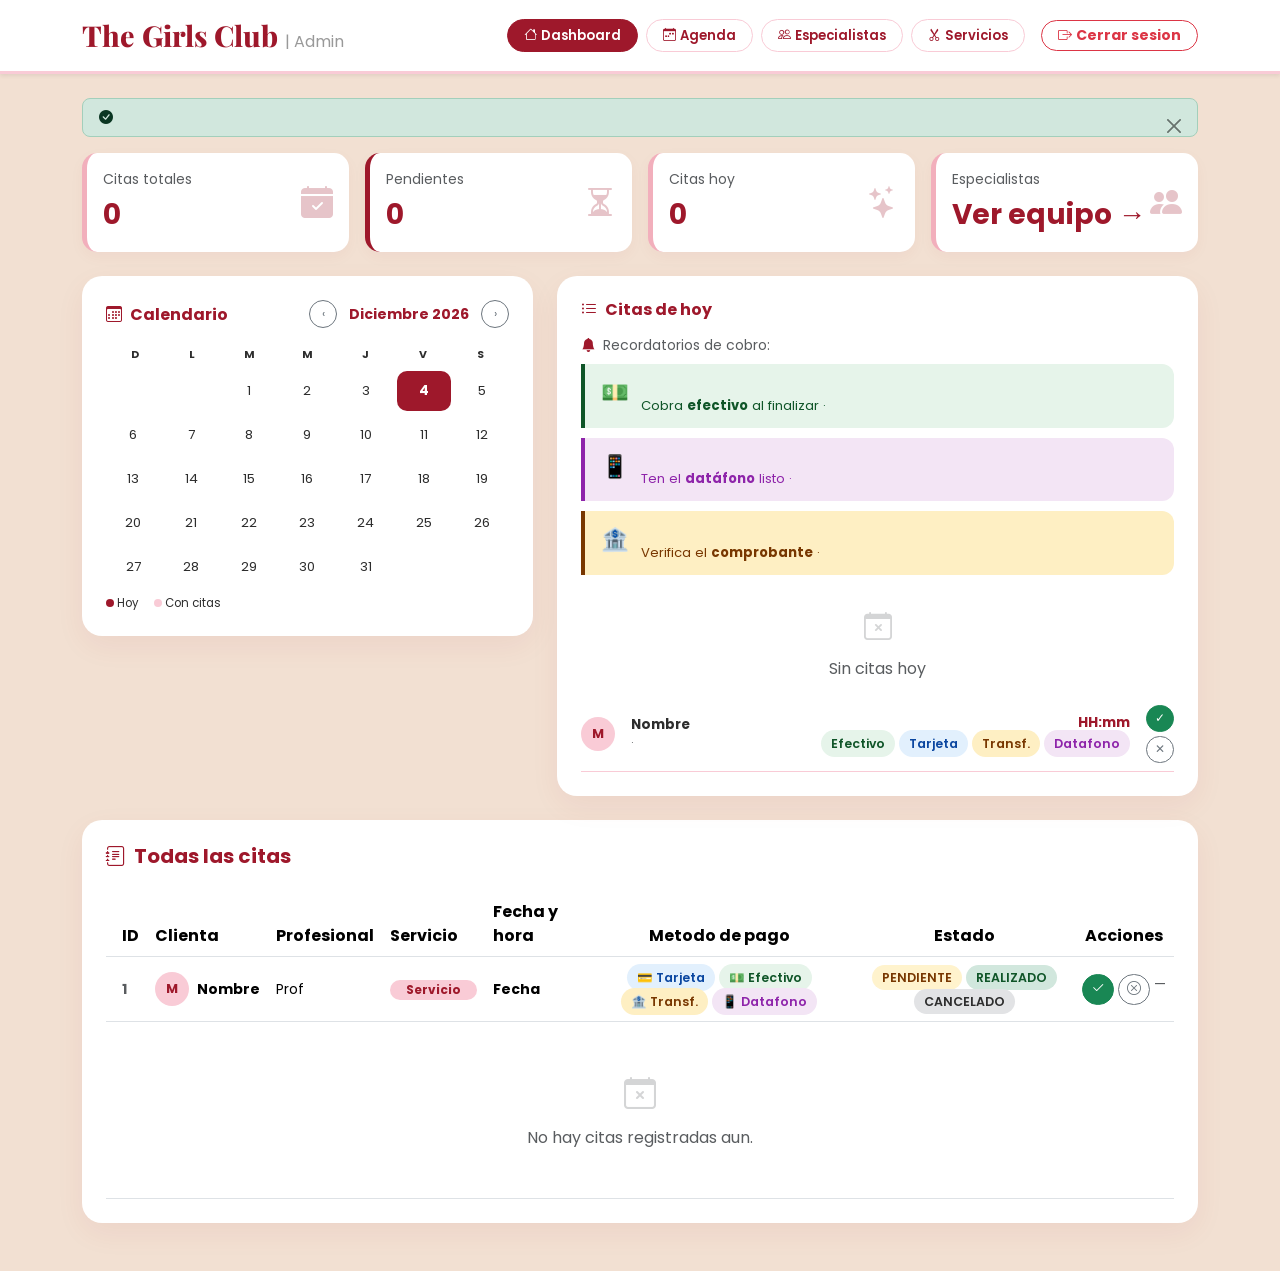
<file: src/main/resources/templates/admin/dashboard.html>
<!DOCTYPE html>
<html xmlns:th="http://www.thymeleaf.org" lang="es">
<head>
    <meta charset="UTF-8">
    <meta name="viewport" content="width=device-width, initial-scale=1.0">
    <meta name="description" content="The Girls Club - Panel de Administracion">
    <title>The Girls Club - Panel Admin</title>
    <link href="https://cdn.jsdelivr.net/npm/bootstrap@5.3.2/dist/css/bootstrap.min.css" rel="stylesheet">
    <link href="https://cdn.jsdelivr.net/npm/bootstrap-icons@1.11.2/font/bootstrap-icons.css" rel="stylesheet">
    <style>
        @import url('https://fonts.googleapis.com/css2?family=Playfair+Display:wght@800&family=Poppins:wght@300;400;600&display=swap');
        :root{--rose-quartz:#F9CBD6;--blush:#F2AFBC;--red-wine:#9E182B;--oat-milk:#F2E0D2;--blanco:#FFFFFF;}
        body{background:var(--oat-milk);font-family:'Poppins',sans-serif;color:#2D2D2D;}
        .skip-link{position:absolute;top:-100px;left:0;background:var(--red-wine);color:#fff;padding:8px 16px;border-radius:0 0 8px 0;font-weight:600;text-decoration:none;z-index:9999;transition:.2s;}
        .skip-link:focus{top:0;}
        .navbar-admin{background:var(--blanco);border-bottom:3px solid var(--rose-quartz);padding:14px 0;}
        .brand-logo{font-family:'Playfair Display',serif;font-weight:800;font-size:1.8rem;color:var(--red-wine);text-decoration:none;}
        .brand-logo:hover,.brand-logo:focus{color:var(--red-wine);text-decoration:underline;}
        .card-stats{background:var(--blanco);border:none;border-radius:15px;box-shadow:0 5px 15px rgba(158,24,43,0.04);border-left:5px solid var(--blush);transition:transform .2s;}
        .card-stats:hover{transform:translateY(-3px);}
        .card-premium{background:var(--blanco);border:none;border-radius:20px;box-shadow:0 10px 30px rgba(158,24,43,0.06);padding:24px;}
        .text-wine{color:var(--red-wine)!important;}
        .table-custom thead{background:#FDF6F6;color:var(--red-wine);font-weight:600;}
        /* BADGES ACCESIBLES - ratio >= 4.5:1 */
        .badge-pago{font-weight:600;padding:5px 10px;border-radius:20px;font-size:.78rem;white-space:nowrap;}
        .badge-tarjeta    {background:#E2F0FD;color:#0A46A0;}  /* 7.56:1 PASS */
        .badge-efectivo   {background:#E6F4EA;color:#0F5528;}  /* 7.87:1 PASS */
        .badge-transferencia{background:#FEEFC3;color:#783700;}/* 7.81:1 PASS */
        .badge-datafono   {background:#F3E5F5;color:#8E24AA;}  /* 5.81:1 PASS */
        .alerta-cobro{border-radius:0 12px 12px 0;padding:12px 16px;margin-bottom:10px;display:flex;align-items:flex-start;gap:12px;}
        .alerta-cobro.efectivo    {background:#E6F4EA;border-left:4px solid #0F5528;}
        .alerta-cobro.datafono    {background:#F3E5F5;border-left:4px solid #8E24AA;}
        .alerta-cobro.transferencia{background:#FEEFC3;border-left:4px solid #783700;}
        .alerta-cobro .alerta-icon{font-size:1.4rem;flex-shrink:0;}
        .avatar-circle{width:34px;height:34px;border-radius:50%;background:var(--rose-quartz);color:var(--red-wine);display:inline-flex;align-items:center;justify-content:center;font-weight:700;font-size:.8rem;}
        /* Botones con focus visible */
        .btn:focus-visible,.nav-pill-admin:focus-visible{outline:3px solid var(--red-wine);outline-offset:2px;}
        .nav-pill-admin{background:transparent;border:1.5px solid var(--rose-quartz);border-radius:30px;padding:6px 16px;font-size:.82rem;color:var(--red-wine);font-weight:600;text-decoration:none;transition:.2s;}
        .nav-pill-admin:hover,.nav-pill-admin.active{background:var(--red-wine);color:#fff;border-color:var(--red-wine);}
        /* Estado de badges de citas accesibles */
        .estado-pendiente{background:#FFF3CD;color:#783700;padding:4px 10px;border-radius:20px;font-size:.78rem;font-weight:600;}
        .estado-realizado{background:#D1E7DD;color:#0F5528;padding:4px 10px;border-radius:20px;font-size:.78rem;font-weight:600;}
        .estado-cancelado{background:#E2E3E5;color:#2D2D2D;padding:4px 10px;border-radius:20px;font-size:.78rem;font-weight:600;}
    </style>
</head>
<body>

<!-- SKIP LINK para accesibilidad de teclado -->
<a href="#contenido-principal" class="skip-link">Saltar al contenido principal</a>

<nav class="navbar navbar-expand-lg navbar-admin shadow-sm mb-4"
     role="navigation" aria-label="Navegación administrativa">
    <div class="container">
        <a class="brand-logo" th:href="@{/admin/dashboard}">
            The Girls Club
            <span style="font-family:'Poppins';font-size:1rem;font-weight:400;color:#999">| Admin</span>
        </a>
        <div class="ms-auto d-flex align-items-center gap-2 flex-wrap">
            <a th:href="@{/admin/dashboard}" class="nav-pill-admin active"
               aria-current="page">
                <i class="bi bi-house me-1" aria-hidden="true"></i>Dashboard
            </a>
            <a th:href="@{/admin/agenda}" class="nav-pill-admin">
                <i class="bi bi-calendar-week me-1" aria-hidden="true"></i>Agenda
            </a>
            <a th:href="@{/admin/especialistas}" class="nav-pill-admin">
                <i class="bi bi-people me-1" aria-hidden="true"></i>Especialistas
            </a>
            <a th:href="@{/admin/servicios}" class="nav-pill-admin">
                <i class="bi bi-scissors me-1" aria-hidden="true"></i>Servicios
            </a>
            <form th:action="@{/logout}" method="post" style="margin:0">
                <button type="submit" class="btn btn-outline-danger btn-sm rounded-pill px-3 fw-bold ms-2">
                    <i class="bi bi-box-arrow-right me-1" aria-hidden="true"></i>Cerrar sesion
                </button>
            </form>
        </div>
    </div>
</nav>

<main id="contenido-principal" class="container pb-5">

    <div th:if="${exito}" class="alert alert-success alert-dismissible small rounded-3 py-2 mb-3"
         role="status" aria-live="polite">
        <i class="bi bi-check-circle-fill me-2" aria-hidden="true"></i>
        <span th:text="${exito}"></span>
        <button type="button" class="btn-close btn-sm" data-bs-dismiss="alert"
                aria-label="Cerrar notificacion"></button>
    </div>

    <!-- STATS -->
    <section aria-label="Estadísticas del salon">
        <div class="row g-3 mb-4">
            <div class="col-md-3">
                <div class="card-stats p-3 d-flex align-items-center justify-content-between">
                    <div>
                        <div class="text-muted small mb-1">Citas totales</div>
                        <div class="fw-bold fs-3 text-wine" th:text="${totalCitas}"
                             aria-label="Total de citas">0</div>
                    </div>
                    <i class="bi bi-calendar-check-fill fs-2 text-wine opacity-25" aria-hidden="true"></i>
                </div>
            </div>
            <div class="col-md-3">
                <div class="card-stats p-3 d-flex align-items-center justify-content-between"
                     style="border-left-color:var(--red-wine)">
                    <div>
                        <div class="text-muted small mb-1">Pendientes</div>
                        <div class="fw-bold fs-3 text-wine" th:text="${citasPendientes}"
                             aria-label="Citas pendientes">0</div>
                    </div>
                    <i class="bi bi-hourglass-split fs-2 text-wine opacity-25" aria-hidden="true"></i>
                </div>
            </div>
            <div class="col-md-3">
                <div class="card-stats p-3 d-flex align-items-center justify-content-between">
                    <div>
                        <div class="text-muted small mb-1">Citas hoy</div>
                        <div class="fw-bold fs-3 text-wine" th:text="${citasHoy.size()}"
                             aria-label="Citas de hoy">0</div>
                    </div>
                    <i class="bi bi-stars fs-2 text-wine opacity-25" aria-hidden="true"></i>
                </div>
            </div>
            <div class="col-md-3">
                <a th:href="@{/admin/especialistas}"
                   style="text-decoration:none" aria-label="Ver equipo de especialistas">
                    <div class="card-stats p-3 d-flex align-items-center justify-content-between"
                         style="border-left-color:var(--blush)">
                        <div>
                            <div class="text-muted small mb-1">Especialistas</div>
                            <div class="fw-bold fs-3 text-wine">Ver equipo →</div>
                        </div>
                        <i class="bi bi-people-fill fs-2 text-wine opacity-25" aria-hidden="true"></i>
                    </div>
                </a>
            </div>
        </div>
    </section>

    <div class="row g-4 mb-4">
        <!-- CALENDARIO -->
        <div class="col-md-5">
            <div class="card-premium">
                <div class="d-flex align-items-center justify-content-between mb-3">
                    <h2 class="h6 fw-bold text-wine mb-0">
                        <i class="bi bi-calendar3 me-2" aria-hidden="true"></i>Calendario
                    </h2>
                    <div class="d-flex gap-1 align-items-center" role="group" aria-label="Navegar meses">
                        <button class="btn btn-sm btn-outline-secondary rounded-circle" id="btnPrev"
                                style="width:28px;height:28px;padding:0;font-size:.75rem"
                                aria-label="Mes anterior">‹</button>
                        <span class="fw-bold small text-wine px-2" id="calLabel" aria-live="polite"
                              aria-atomic="true"></span>
                        <button class="btn btn-sm btn-outline-secondary rounded-circle" id="btnNext"
                                style="width:28px;height:28px;padding:0;font-size:.75rem"
                                aria-label="Mes siguiente">›</button>
                    </div>
                </div>
                <div class="row g-0 text-center mb-1" role="row">
                    <div class="col" style="font-size:.68rem;color:#2D2D2D;font-weight:700;padding:3px 0"
                         abbr="Domingo">D</div>
                    <div class="col" style="font-size:.68rem;color:#2D2D2D;font-weight:700;padding:3px 0"
                         abbr="Lunes">L</div>
                    <div class="col" style="font-size:.68rem;color:#2D2D2D;font-weight:700;padding:3px 0"
                         abbr="Martes">M</div>
                    <div class="col" style="font-size:.68rem;color:#2D2D2D;font-weight:700;padding:3px 0"
                         abbr="Miércoles">M</div>
                    <div class="col" style="font-size:.68rem;color:#2D2D2D;font-weight:700;padding:3px 0"
                         abbr="Jueves">J</div>
                    <div class="col" style="font-size:.68rem;color:#2D2D2D;font-weight:700;padding:3px 0"
                         abbr="Viernes">V</div>
                    <div class="col" style="font-size:.68rem;color:#2D2D2D;font-weight:700;padding:3px 0"
                         abbr="Sábado">S</div>
                </div>
                <div id="adminCalGrid" role="grid" aria-label="Calendario de citas"></div>
                <div class="d-flex gap-3 mt-2" style="font-size:.72rem;color:#2D2D2D"
                     aria-label="Leyenda del calendario">
                    <span><span style="display:inline-block;width:8px;height:8px;border-radius:50%;background:var(--red-wine);margin-right:3px" aria-hidden="true"></span>Hoy</span>
                    <span><span style="display:inline-block;width:8px;height:8px;border-radius:50%;background:var(--rose-quartz);margin-right:3px" aria-hidden="true"></span>Con citas</span>
                </div>
            </div>
        </div>

        <!-- CITAS DEL DIA -->
        <div class="col-md-7">
            <div class="card-premium h-100">
                <h2 class="h6 fw-bold text-wine mb-3">
                    <i class="bi bi-list-ul me-2" aria-hidden="true"></i>Citas de hoy
                </h2>

                <section th:if="${pagoPresencial != null and !#lists.isEmpty(pagoPresencial)}"
                         aria-label="Recordatorios de cobro" class="mb-3">
                    <p class="text-muted small mb-2">
                        <i class="bi bi-bell-fill text-wine me-1" aria-hidden="true"></i>
                        Recordatorios de cobro:
                    </p>
                    <div th:each="r : ${pagoPresencial}">
                        <div th:if="${r.metodoPago == 'EFECTIVO'}" class="alerta-cobro efectivo"
                             role="alert">
                            <span class="alerta-icon" aria-hidden="true">💵</span>
                            <div style="font-size:.82rem;color:#0F5528">
                                <strong th:text="${#temporals.format(r.fechaHoraCita,'HH:mm')} + ' — ' + (r.cliente != null ? r.cliente.nombre : '')"></strong><br>
                                Cobra <strong>efectivo</strong> al finalizar ·
                                <span th:text="${r.profesional != null ? r.profesional.nombre : ''}"></span>
                            </div>
                        </div>
                        <div th:if="${r.metodoPago == 'DATAFONO'}" class="alerta-cobro datafono"
                             role="alert">
                            <span class="alerta-icon" aria-hidden="true">📱</span>
                            <div style="font-size:.82rem;color:#8E24AA">
                                <strong th:text="${#temporals.format(r.fechaHoraCita,'HH:mm')} + ' — ' + (r.cliente != null ? r.cliente.nombre : '')"></strong><br>
                                Ten el <strong>datáfono</strong> listo ·
                                <span th:text="${r.profesional != null ? r.profesional.nombre : ''}"></span>
                            </div>
                        </div>
                        <div th:if="${r.metodoPago == 'TRANSFERENCIA'}" class="alerta-cobro transferencia"
                             role="alert">
                            <span class="alerta-icon" aria-hidden="true">🏦</span>
                            <div style="font-size:.82rem;color:#783700">
                                <strong th:text="${#temporals.format(r.fechaHoraCita,'HH:mm')} + ' — ' + (r.cliente != null ? r.cliente.nombre : '')"></strong><br>
                                Verifica el <strong>comprobante</strong> ·
                                <span th:text="${r.profesional != null ? r.profesional.nombre : ''}"></span>
                            </div>
                        </div>
                    </div>
                </section>

                <div th:if="${#lists.isEmpty(citasHoy)}" class="text-center text-muted py-3">
                    <i class="bi bi-calendar-x d-block fs-3 mb-2 opacity-25" aria-hidden="true"></i>
                    Sin citas hoy
                </div>
                <div th:each="r : ${citasHoy}"
                     class="d-flex align-items-center gap-3 py-2 border-bottom"
                     style="border-color:var(--rose-quartz)!important;font-size:.85rem">
                    <div class="avatar-circle" aria-hidden="true"
                         th:text="${r.cliente != null ? #strings.toUpperCase(#strings.substring(r.cliente.nombre,0,1)) : '?'}">M</div>
                    <div class="flex-grow-1">
                        <div class="fw-bold" th:text="${r.cliente != null ? r.cliente.nombre : 'Clienta'}">Nombre</div>
                        <div class="text-muted small">
                            <span th:text="${r.servicio != null ? r.servicio.nombre : '-'}"></span> ·
                            <span th:text="${r.profesional != null ? r.profesional.nombre : '-'}"></span>
                        </div>
                    </div>
                    <div class="text-end">
                        <div class="fw-bold text-wine" th:text="${#temporals.format(r.fechaHoraCita,'HH:mm')}">HH:mm</div>
                        <span th:if="${r.metodoPago == 'EFECTIVO'}"
                              class="badge-pago badge-efectivo">Efectivo</span>
                        <span th:if="${r.metodoPago == 'TARJETA'}"
                              class="badge-pago badge-tarjeta">Tarjeta</span>
                        <span th:if="${r.metodoPago == 'TRANSFERENCIA'}"
                              class="badge-pago badge-transferencia">Transf.</span>
                        <span th:if="${r.metodoPago == 'DATAFONO'}"
                              class="badge-pago badge-datafono">Datafono</span>
                    </div>
                    <div class="d-flex flex-column gap-1">
                        <form th:action="@{/admin/reserva/{id}/realizado(id=${r.id})}" method="post">
                            <button type="submit" class="btn btn-sm btn-success rounded-pill px-2"
                                    style="font-size:.72rem"
                                    th:attr="aria-label='Marcar como realizada la cita de ' + ${r.cliente != null ? r.cliente.nombre : 'esta clienta'}">✓</button>
                        </form>
                        <form th:action="@{/admin/reserva/{id}/cancelar(id=${r.id})}" method="post"
                              onsubmit="return confirm('Cancelar esta cita?')">
                            <button type="submit" class="btn btn-sm btn-outline-secondary rounded-pill px-2"
                                    style="font-size:.72rem"
                                    th:attr="aria-label='Cancelar la cita de ' + ${r.cliente != null ? r.cliente.nombre : 'esta clienta'}">✕</button>
                        </form>
                    </div>
                </div>
            </div>
        </div>
    </div>

    <!-- TABLA COMPLETA -->
    <section class="card-premium" aria-label="Tabla de todas las citas">
        <h2 class="h5 fw-bold text-wine mb-4">
            <i class="bi bi-journal-text me-2" aria-hidden="true"></i>Todas las citas
        </h2>
        <div class="table-responsive">
            <table class="table table-hover align-middle table-custom mb-0"
                   aria-label="Listado completo de reservas">
                <thead>
                <tr>
                    <th scope="col" class="ps-3">ID</th>
                    <th scope="col">Clienta</th>
                    <th scope="col">Profesional</th>
                    <th scope="col">Servicio</th>
                    <th scope="col">Fecha y hora</th>
                    <th scope="col" class="text-center">Metodo de pago</th>
                    <th scope="col" class="text-center">Estado</th>
                    <th scope="col" class="text-center">Acciones</th>
                </tr>
                </thead>
                <tbody>
                <tr th:each="res : ${todasLasReservas}">
                    <td class="ps-3 fw-bold text-muted small" th:text="${res.id}">1</td>
                    <td>
                        <div class="d-flex align-items-center gap-2">
                            <div class="avatar-circle" aria-hidden="true"
                                 th:text="${res.cliente != null ? #strings.toUpperCase(#strings.substring(res.cliente.nombre,0,1)) : '?'}">M</div>
                            <span class="fw-bold small"
                                  th:text="${res.cliente != null ? res.cliente.nombre : '-'}">Nombre</span>
                        </div>
                    </td>
                    <td class="small" th:text="${res.profesional != null ? res.profesional.nombre : '-'}">Prof</td>
                    <td>
                        <span class="badge rounded-pill px-3 small"
                              style="background:var(--rose-quartz);color:var(--red-wine)"
                              th:text="${res.servicio != null ? res.servicio.nombre : '-'}">Servicio</span>
                    </td>
                    <td class="small fw-bold"
                        th:text="${#temporals.format(res.fechaHoraCita,'dd/MM/yyyy HH:mm')}">Fecha</td>
                    <td class="text-center">
                        <span th:if="${res.metodoPago == 'TARJETA'}"
                              class="badge-pago badge-tarjeta">💳 Tarjeta</span>
                        <span th:if="${res.metodoPago == 'EFECTIVO'}"
                              class="badge-pago badge-efectivo">💵 Efectivo</span>
                        <span th:if="${res.metodoPago == 'TRANSFERENCIA'}"
                              class="badge-pago badge-transferencia">🏦 Transf.</span>
                        <span th:if="${res.metodoPago == 'DATAFONO'}"
                              class="badge-pago badge-datafono">📱 Datafono</span>
                    </td>
                    <td class="text-center">
                        <span th:if="${res.estado == 'PENDIENTE'}"  class="estado-pendiente">PENDIENTE</span>
                        <span th:if="${res.estado == 'REALIZADO'}"  class="estado-realizado">REALIZADO</span>
                        <span th:if="${res.estado == 'CANCELADO'}"  class="estado-cancelado">CANCELADO</span>
                    </td>
                    <td class="text-center">
                        <div class="d-flex gap-1 justify-content-center">
                            <form th:if="${res.estado == 'PENDIENTE'}"
                                  th:action="@{/admin/reserva/{id}/realizado(id=${res.id})}" method="post">
                                <button type="submit"
                                        class="btn btn-sm btn-success rounded-pill px-2"
                                        th:attr="aria-label='Marcar como realizada: ' + ${res.cliente != null ? res.cliente.nombre : ''}">
                                    <i class="bi bi-check2" aria-hidden="true"></i>
                                </button>
                            </form>
                            <form th:if="${res.estado == 'PENDIENTE'}"
                                  th:action="@{/admin/reserva/{id}/cancelar(id=${res.id})}" method="post"
                                  onsubmit="return confirm('Cancelar esta cita?')">
                                <button type="submit"
                                        class="btn btn-sm btn-outline-secondary rounded-pill px-2"
                                        th:attr="aria-label='Cancelar cita de: ' + ${res.cliente != null ? res.cliente.nombre : ''}">
                                    <i class="bi bi-x-circle" aria-hidden="true"></i>
                                </button>
                            </form>
                            <span th:if="${res.estado != 'PENDIENTE'}"
                                  class="text-muted small" aria-label="Sin acciones disponibles">—</span>
                        </div>
                    </td>
                </tr>
                <tr th:if="${#lists.isEmpty(todasLasReservas)}">
                    <td colspan="8" class="text-center text-muted py-5">
                        <i class="bi bi-calendar-x d-block fs-2 mb-2 opacity-25" aria-hidden="true"></i>
                        No hay citas registradas aun.
                    </td>
                </tr>
                </tbody>
            </table>
        </div>
    </section>

</main>

<script th:inline="javascript">
/*<![CDATA[*/
var citasAdmin = [];
/*[# th:each="r : ${todasLasReservas}"]*/
citasAdmin.push({
    fecha: /*[[${#temporals.format(r.fechaHoraCita,'yyyy-MM-dd')}]]*/ '',
    estado: /*[[${r.estado}]]*/ ''
});
/*[/]*/
/*]]>*/
</script>

<script>
var mes = new Date().getMonth(), anio = new Date().getFullYear();
var MESES = ['Enero','Febrero','Marzo','Abril','Mayo','Junio','Julio','Agosto','Septiembre','Octubre','Noviembre','Diciembre'];

function renderAdminCal(m, a) {
    document.getElementById('calLabel').textContent = MESES[m] + ' ' + a;
    var hoy = new Date(), pDia = new Date(a,m,1).getDay(), total = new Date(a,m+1,0).getDate();
    var citasPorDia = {};
    citasAdmin.forEach(function(c){
        if(!citasPorDia[c.fecha]) citasPorDia[c.fecha]=[];
        citasPorDia[c.fecha].push(c);
    });
    var grid = document.getElementById('adminCalGrid');
    grid.innerHTML = '';
    var filas = Math.ceil((pDia+total)/7);
    for(var f=0;f<filas;f++){
        var row = document.createElement('div');
        row.className = 'row g-1 mb-1';
        row.setAttribute('role', 'row');
        for(var c=0;c<7;c++){
            var col = document.createElement('div');
            col.className = 'col';
            col.setAttribute('role', 'gridcell');
            var n = f*7+c-pDia+1;
            if(n<1||n>total){ col.innerHTML='<div style="height:40px"></div>'; }
            else {
                var fStr = a+'-'+String(m+1).padStart(2,'0')+'-'+String(n).padStart(2,'0');
                var esHoy = n===hoy.getDate()&&m===hoy.getMonth()&&a===hoy.getFullYear();
                var citas = citasPorDia[fStr]||[];
                var bg = esHoy?'var(--red-wine)':citas.length?'var(--rose-quartz)':'transparent';
                var cl = esHoy?'#fff':citas.length?'var(--red-wine)':'#2D2D2D';
                var fw = esHoy||citas.length?'700':'400';
                var ariaLabel = n + ' de ' + MESES[m] + (esHoy?' hoy':'') + (citas.length?' '+citas.length+' cita(s)':'');
                col.innerHTML = '<div style="height:40px;border-radius:10px;display:flex;flex-direction:column;align-items:center;justify-content:center;background:'+bg+';color:'+cl+';font-weight:'+fw+';font-size:.82rem;position:relative" aria-label="'+ariaLabel+'">'+n+
                    (citas.length&&!esHoy?'<span style="position:absolute;bottom:2px;width:5px;height:5px;border-radius:50%;background:var(--red-wine)" aria-hidden="true"></span>':'')+
                    '</div>';
            }
            row.appendChild(col);
        }
        grid.appendChild(row);
    }
}

document.getElementById('btnPrev').addEventListener('click',function(){mes--;if(mes<0){mes=11;anio--;}renderAdminCal(mes,anio);});
document.getElementById('btnNext').addEventListener('click',function(){mes++;if(mes>11){mes=0;anio++;}renderAdminCal(mes,anio);});
renderAdminCal(mes,anio);
</script>

<script src="https://cdn.jsdelivr.net/npm/bootstrap@5.3.2/dist/js/bootstrap.bundle.min.js"></script>
</body>
</html>
</file>
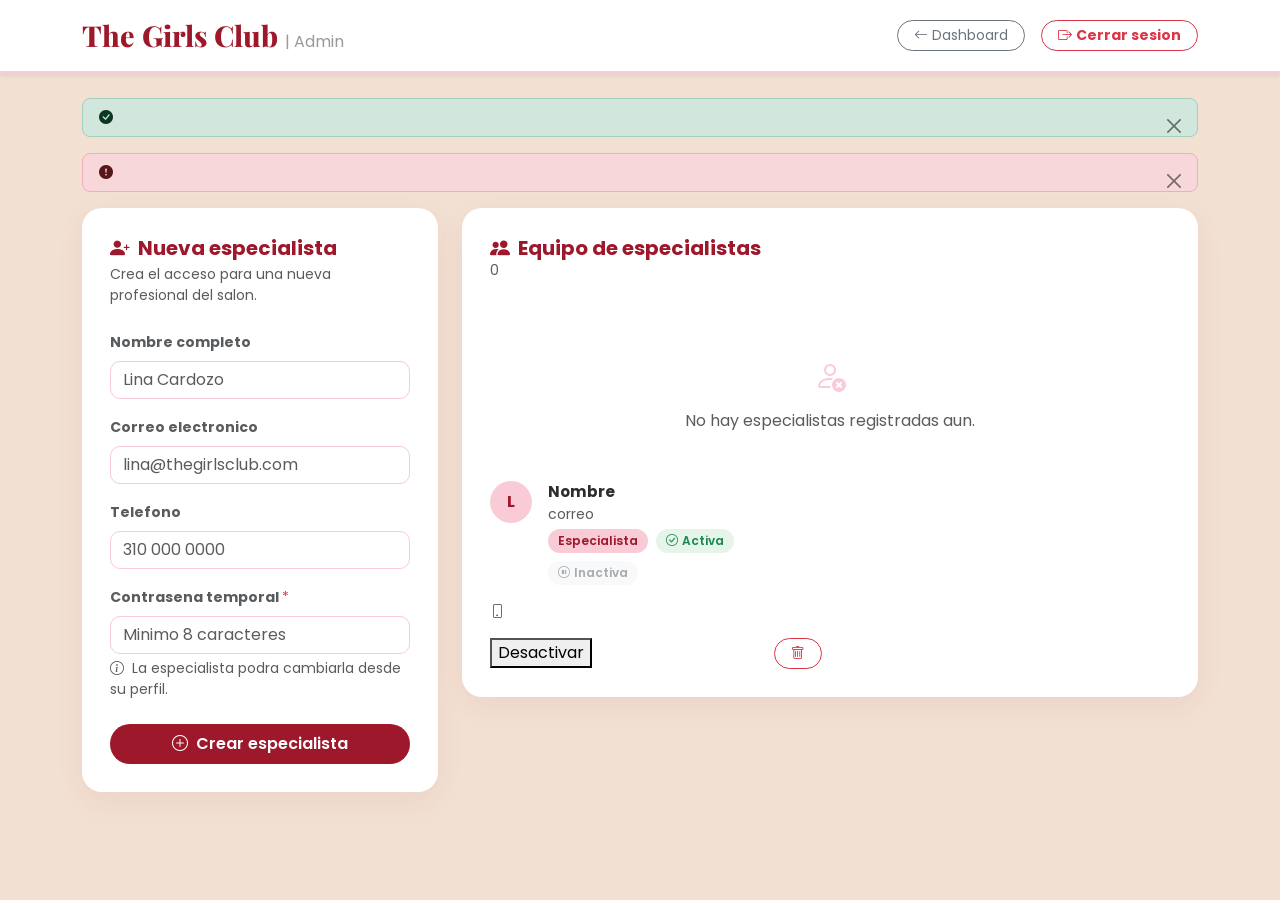
<file: src/main/resources/templates/admin/especialistas.html>
<!DOCTYPE html>
<html xmlns:th="http://www.thymeleaf.org">
<head>
    <meta charset="UTF-8">
    <meta name="viewport" content="width=device-width, initial-scale=1.0">
    <title>The Girls Club - Especialistas</title>
    <link href="https://cdn.jsdelivr.net/npm/bootstrap@5.3.2/dist/css/bootstrap.min.css" rel="stylesheet">
    <link href="https://cdn.jsdelivr.net/npm/bootstrap-icons@1.11.2/font/bootstrap-icons.css" rel="stylesheet">
    <style>
        @import url('https://fonts.googleapis.com/css2?family=Playfair+Display:wght@800&family=Poppins:wght@300;400;600&display=swap');
        :root{--rose-quartz:#F9CBD6;--blush:#F2AFBC;--red-wine:#9E182B;--oat-milk:#F2E0D2;--blanco:#FFFFFF;}
        body{background:var(--oat-milk);font-family:'Poppins',sans-serif;color:#2D2D2D;}
        .navbar-admin{background:var(--blanco);border-bottom:3px solid var(--rose-quartz);padding:14px 0;}
        .brand-logo{font-family:'Playfair Display',serif;font-weight:800;font-size:1.8rem;color:var(--red-wine);text-decoration:none;}
        .card-premium{background:var(--blanco);border:none;border-radius:20px;box-shadow:0 10px 30px rgba(158,24,43,0.06);padding:28px;}
        .text-wine{color:var(--red-wine)!important;}
        .form-control,.form-select{border-radius:10px!important;border:1px solid var(--rose-quartz)!important;}
        .form-control:focus,.form-select:focus{border-color:var(--blush)!important;box-shadow:0 0 0 0.2rem rgba(242,175,188,0.25)!important;}
        .btn-wine{background:var(--red-wine);color:#fff;border:none;border-radius:30px;font-weight:600;padding:8px 20px;transition:.3s;}
        .btn-wine:hover{background:var(--blush);color:var(--red-wine);}
        .avatar{width:42px;height:42px;border-radius:50%;background:var(--rose-quartz);color:var(--red-wine);display:flex;align-items:center;justify-content:center;font-weight:700;font-size:1rem;flex-shrink:0;}
        .esp-card{background:var(--blanco);border:1.5px solid var(--rose-quartz);border-radius:16px;padding:16px;transition:.2s;}
        .esp-card:hover{box-shadow:0 6px 20px rgba(158,24,43,0.08);transform:translateY(-2px);}
        .esp-card.inactiva{opacity:.55;border-style:dashed;}
        .badge-rol{background:var(--rose-quartz);color:var(--red-wine);border-radius:20px;padding:3px 10px;font-size:.75rem;font-weight:600;}
        .badge-activa{background:#E6F4EA;color:#198754;border-radius:20px;padding:3px 10px;font-size:.75rem;font-weight:600;}
        .badge-inactiva{background:#f8f9fa;color:#aaa;border-radius:20px;padding:3px 10px;font-size:.75rem;font-weight:600;}
    </style>
</head>
<body>

<nav class="navbar navbar-expand-lg navbar-admin shadow-sm mb-4">
    <div class="container">
        <a class="brand-logo" th:href="@{/admin/dashboard}">The Girls Club
            <span style="font-family:'Poppins';font-size:1rem;font-weight:400;color:#999">| Admin</span>
        </a>
        <div class="ms-auto d-flex align-items-center gap-3">
            <a th:href="@{/admin/dashboard}" class="btn btn-sm btn-outline-secondary rounded-pill px-3">
                <i class="bi bi-arrow-left me-1"></i>Dashboard
            </a>
            <form th:action="@{/logout}" method="post" style="margin:0">
                <button type="submit" class="btn btn-outline-danger btn-sm rounded-pill px-3 fw-bold">
                    <i class="bi bi-box-arrow-right me-1"></i>Cerrar sesion
                </button>
            </form>
        </div>
    </div>
</nav>

<div class="container pb-5">

    <!-- Alerts -->
    <div th:if="${exito}" class="alert alert-success alert-dismissible small rounded-3 py-2 mb-3">
        <i class="bi bi-check-circle-fill me-2"></i><span th:text="${exito}"></span>
        <button type="button" class="btn-close btn-sm" data-bs-dismiss="alert"></button>
    </div>
    <div th:if="${error}" class="alert alert-danger alert-dismissible small rounded-3 py-2 mb-3">
        <i class="bi bi-exclamation-circle-fill me-2"></i><span th:text="${error}"></span>
        <button type="button" class="btn-close btn-sm" data-bs-dismiss="alert"></button>
    </div>

    <div class="row g-4">

        <!-- FORMULARIO NUEVA ESPECIALISTA -->
        <div class="col-md-4">
            <div class="card-premium">
                <h5 class="fw-bold text-wine mb-1">
                    <i class="bi bi-person-plus-fill me-2"></i>Nueva especialista
                </h5>
                <p class="text-muted small mb-4">Crea el acceso para una nueva profesional del salon.</p>

                <form th:action="@{/admin/especialistas/crear}"
                      th:object="${nuevaEspecialista}" method="post">
                    <div class="mb-3">
                        <label class="form-label fw-bold small text-muted">Nombre completo</label>
                        <input type="text" th:field="*{nombre}" class="form-control"
                               placeholder="Lina Cardozo" required>
                    </div>
                    <div class="mb-3">
                        <label class="form-label fw-bold small text-muted">Correo electronico</label>
                        <input type="email" th:field="*{correo}" class="form-control"
                               placeholder="lina@thegirlsclub.com" required>
                    </div>
                    <div class="mb-3">
                        <label class="form-label fw-bold small text-muted">Telefono</label>
                        <input type="tel" th:field="*{telefono}" class="form-control"
                               placeholder="310 000 0000">
                    </div>
                    <div class="mb-4">
                        <label class="form-label fw-bold small text-muted">
                            Contrasena temporal <span class="fw-normal text-danger">*</span>
                        </label>
                        <input type="password" th:field="*{password}" class="form-control"
                               placeholder="Minimo 8 caracteres" minlength="8" required>
                        <p class="text-muted small mt-1 mb-0">
                            <i class="bi bi-info-circle me-1"></i>
                            La especialista podra cambiarla desde su perfil.
                        </p>
                    </div>
                    <button type="submit" class="btn btn-wine w-100">
                        <i class="bi bi-plus-circle me-2"></i>Crear especialista
                    </button>
                </form>
            </div>
        </div>

        <!-- LISTADO DE ESPECIALISTAS -->
        <div class="col-md-8">
            <div class="card-premium">
                <div class="d-flex align-items-center justify-content-between mb-4">
                    <div>
                        <h5 class="fw-bold text-wine mb-0">
                            <i class="bi bi-people-fill me-2"></i>Equipo de especialistas
                        </h5>
                        <p class="text-muted small mb-0"
                           th:text="${especialistas.size()} + ' profesional(es) registrada(s)'">0</p>
                    </div>
                </div>

                <!-- Sin especialistas -->
                <div th:if="${#lists.isEmpty(especialistas)}"
                     class="text-center text-muted py-5">
                    <i class="bi bi-person-x d-block fs-2 mb-2" style="color:var(--rose-quartz)"></i>
                    No hay especialistas registradas aun.
                </div>

                <!-- Grid de especialistas -->
                <div class="row g-3" th:if="${!#lists.isEmpty(especialistas)}">
                    <div class="col-md-6" th:each="esp : ${especialistas}">
                        <div th:class="${esp.activo ? 'esp-card' : 'esp-card inactiva'}">
                            <div class="d-flex align-items-start gap-3 mb-3">
                                <div class="avatar"
                                     th:text="${#strings.toUpperCase(#strings.substring(esp.nombre,0,1))}">L</div>
                                <div class="flex-grow-1">
                                    <div class="fw-bold" style="font-size:.95rem" th:text="${esp.nombre}">Nombre</div>
                                    <div class="text-muted small" th:text="${esp.correo}">correo</div>
                                    <div class="mt-1 d-flex gap-2 flex-wrap">
                                        <span class="badge-rol">Especialista</span>
                                        <span th:if="${esp.activo}" class="badge-activa">
                                            <i class="bi bi-check-circle me-1"></i>Activa
                                        </span>
                                        <span th:unless="${esp.activo}" class="badge-inactiva">
                                            <i class="bi bi-pause-circle me-1"></i>Inactiva
                                        </span>
                                    </div>
                                </div>
                            </div>

                            <div th:if="${esp.telefono != null and !esp.telefono.isEmpty()}"
                                 class="small text-muted mb-3">
                                <i class="bi bi-phone me-1"></i><span th:text="${esp.telefono}"></span>
                            </div>

                            <div class="d-flex gap-2">
                                <!-- Activar/Desactivar -->
                                <form th:action="@{/admin/especialistas/{id}/desactivar(id=${esp.id})}"
                                      method="post" style="flex:1">
                                    <button type="submit"
                                            th:class="${esp.activo ? 'btn btn-sm btn-outline-warning w-100 rounded-pill fw-bold' : 'btn btn-sm btn-outline-success w-100 rounded-pill fw-bold'}"
                                            th:text="${esp.activo ? 'Desactivar' : 'Activar'}">
                                        Desactivar
                                    </button>
                                </form>
                                <!-- Eliminar -->
                                <form th:action="@{/admin/especialistas/{id}/eliminar(id=${esp.id})}"
                                      method="post"
                                      onsubmit="return confirm('Eliminar a esta especialista permanentemente?')">
                                    <button type="submit"
                                            class="btn btn-sm btn-outline-danger rounded-pill fw-bold px-3">
                                        <i class="bi bi-trash"></i>
                                    </button>
                                </form>
                            </div>
                        </div>
                    </div>
                </div>
            </div>
        </div>
    </div>
</div>

<script src="https://cdn.jsdelivr.net/npm/bootstrap@5.3.2/dist/js/bootstrap.bundle.min.js"></script>
</body>
</html>
</file>
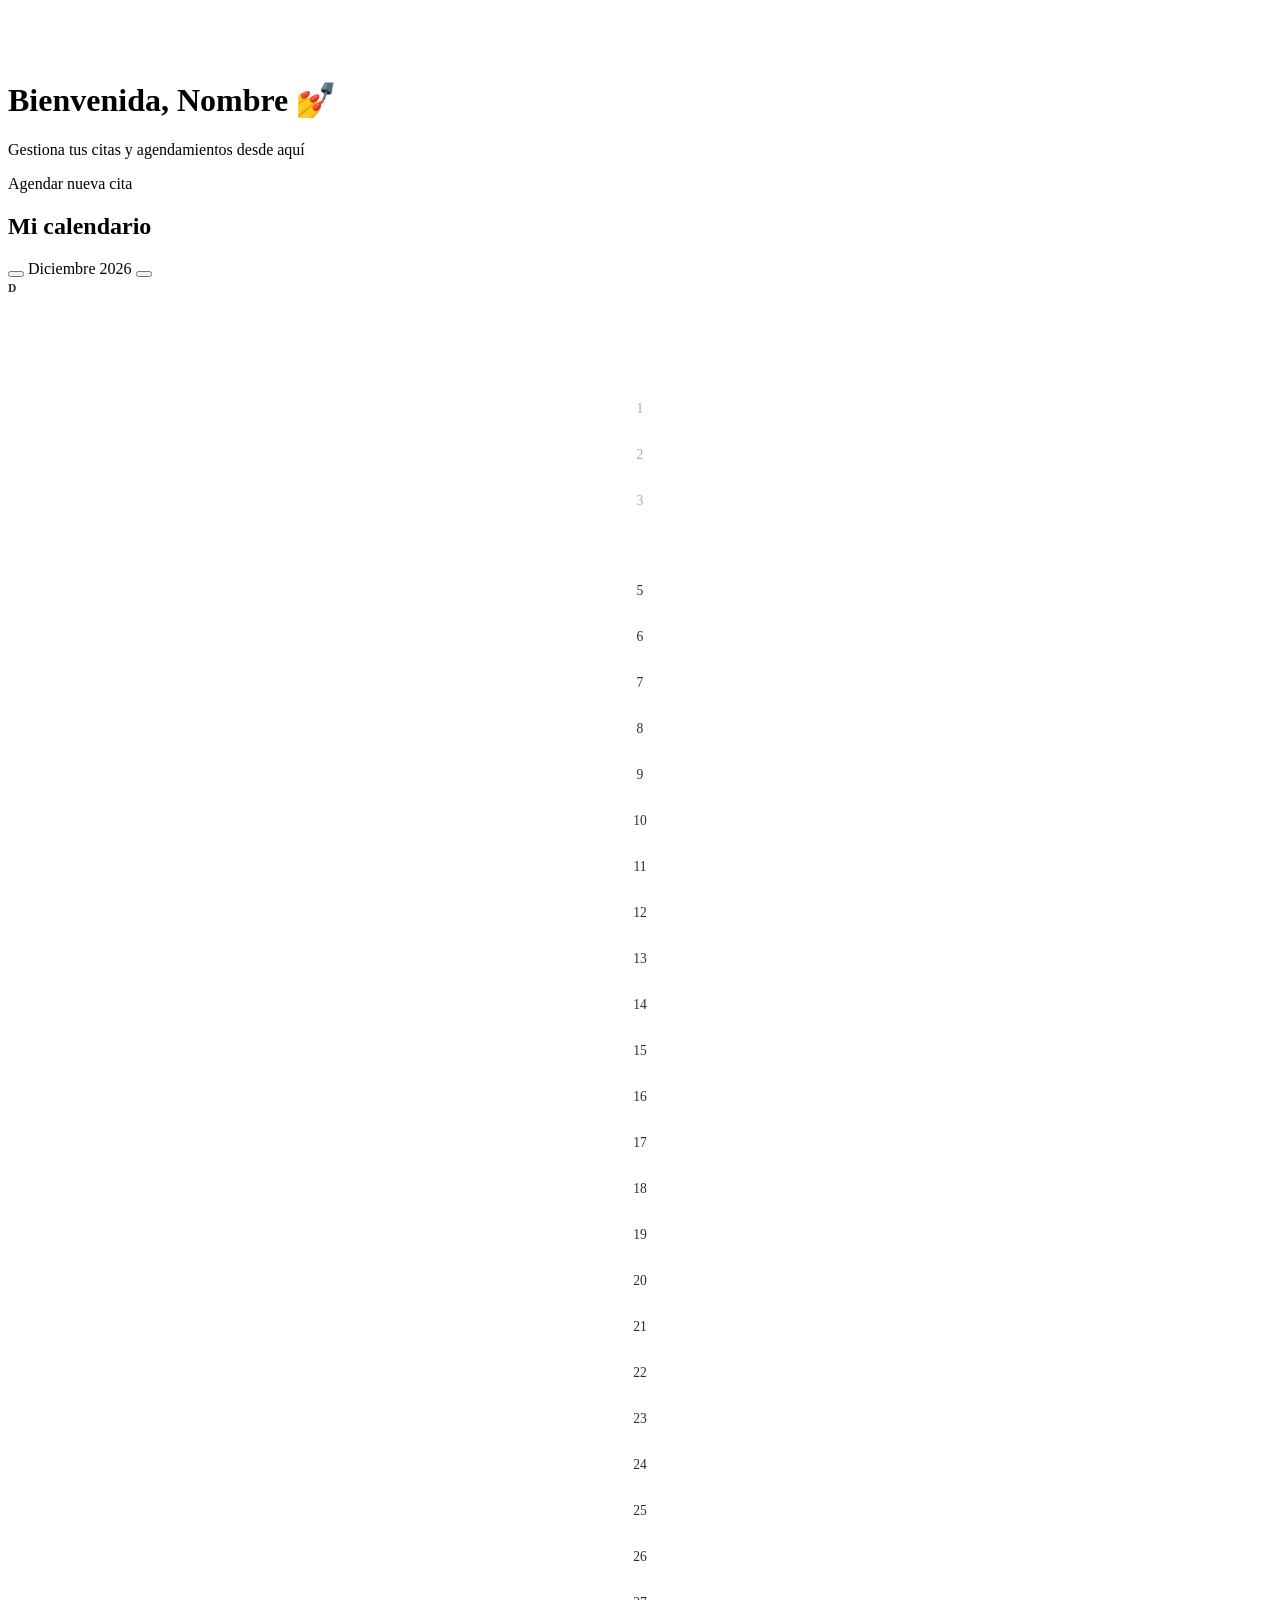
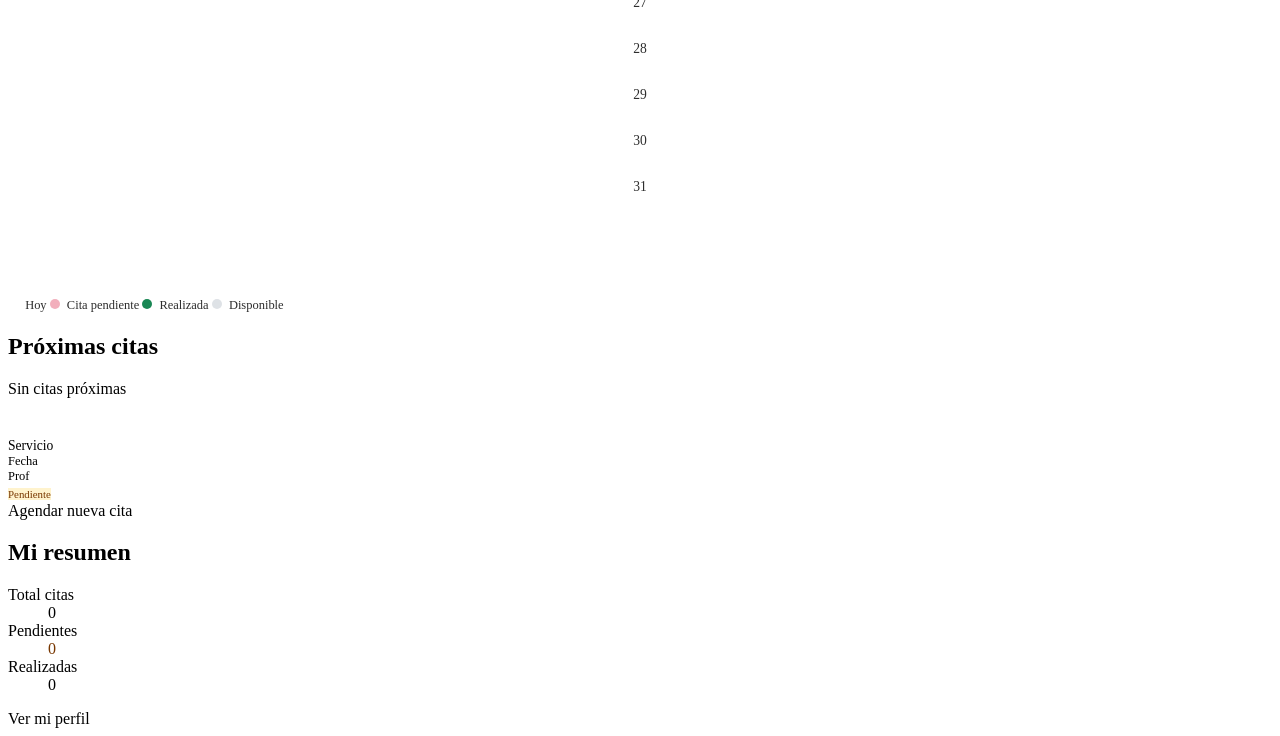
<file: src/main/resources/templates/cliente/dashboard.html>
<!DOCTYPE html>
<!--
    cliente/dashboard.html — Panel principal de la clienta
    =======================================================
    Muestra el calendario interactivo de citas, próximas citas
    y resumen estadístico. Textos internacionalizados con #{clave}.
    El JS del calendario usa los nombres de meses traducidos
    según el idioma activo renderizado por Thymeleaf.
-->
<html xmlns:th="http://www.thymeleaf.org" th:lang="${#locale.language}">
<head th:replace="~{layout/layout :: head}"></head>
<body>
<a href="#contenido-principal" class="skip-link"
   style="position:absolute;top:-100px;left:0;background:var(--red-wine);color:#fff;padding:8px 16px;border-radius:0 0 8px 0;font-weight:600;text-decoration:none;z-index:9999;transition:.2s;"
   onfocus="this.style.top='0'" onblur="this.style.top='-100px'">
    <span th:text="#{nav.inicio}">Saltar al contenido</span>
</a>
<nav th:replace="~{layout/layout :: navbar}"></nav>

<main id="contenido-principal" class="container mt-4 pb-5">

    <!-- Bienvenida -->
    <div class="d-flex align-items-center gap-3 mb-4">
        <div class="rounded-circle d-flex align-items-center justify-content-center fw-bold fs-3"
             style="width:52px;height:52px;background:var(--rose-quartz);color:var(--red-wine)"
             aria-hidden="true">
            <i class="bi bi-person-fill"></i>
        </div>
        <div>
            <h1 class="h4 fw-bold text-wine mb-0">
                <!-- #{dashboard.bienvenida} cambia según el idioma -->
                <span th:text="#{dashboard.bienvenida}">Bienvenida,</span>
                <span th:text="${#strings.substringBefore(usuario.nombre,' ')}">Nombre</span> 💅
            </h1>
            <p class="text-muted small mb-0" th:text="#{dashboard.subtitulo}">
                Gestiona tus citas y agendamientos desde aquí
            </p>
        </div>
        <a th:href="@{/reservas/formulario}" class="btn btn-club ms-auto px-4"
           th:attr="aria-label=#{dashboard.nueva_cita}">
            <i class="bi bi-plus-circle me-2" aria-hidden="true"></i>
            <span th:text="#{dashboard.nueva_cita}">Agendar nueva cita</span>
        </a>
    </div>

    <div class="row g-4">

        <!-- CALENDARIO -->
        <section class="col-md-8" aria-label="Calendario de citas">
            <div class="card-premium p-4">
                <div class="d-flex align-items-center justify-content-between mb-3">
                    <h2 class="h5 fw-bold text-wine mb-0">
                        <i class="bi bi-calendar3 me-2" aria-hidden="true"></i>
                        <span th:text="#{dashboard.mi_calendario}">Mi calendario</span>
                    </h2>
                    <div class="d-flex gap-2" role="group" th:attr="aria-label=#{dashboard.navegar_meses}">
                        <button class="btn btn-sm btn-outline-secondary rounded-pill px-3"
                                id="btnMesAnterior" th:attr="aria-label=#{dashboard.mes_anterior}">
                            <i class="bi bi-chevron-left" aria-hidden="true"></i>
                        </button>
                        <span class="fw-bold text-wine px-2 d-flex align-items-center"
                              id="mesActualLabel" aria-live="polite" aria-atomic="true"></span>
                        <button class="btn btn-sm btn-outline-secondary rounded-pill px-3"
                                id="btnMesSiguiente" th:attr="aria-label=#{dashboard.mes_siguiente}">
                            <i class="bi bi-chevron-right" aria-hidden="true"></i>
                        </button>
                    </div>
                </div>

                <!-- Días de la semana — traducidos con i18n -->
                <div class="row g-0 text-center mb-2" role="row" aria-hidden="true">
                    <div th:each="d : ${diasSemana}"
                         class="col"
                         style="font-size:.72rem;font-weight:700;color:#2D2D2D;letter-spacing:.5px;padding:4px 0"
                         th:text="${d}">D</div>
                </div>

                <div id="calendarGrid" role="grid" aria-label="Días del mes"></div>

                <!-- Leyenda -->
                <div class="d-flex gap-4 mt-3 flex-wrap"
                     style="font-size:.78rem;color:#2D2D2D">
                    <span>
                        <span style="display:inline-block;width:10px;height:10px;border-radius:50%;background:var(--red-wine);margin-right:4px" aria-hidden="true"></span>
                        <span th:text="#{dashboard.leyenda_hoy}">Hoy</span>
                    </span>
                    <span>
                        <span style="display:inline-block;width:10px;height:10px;border-radius:50%;background:#F2AFBC;margin-right:4px" aria-hidden="true"></span>
                        <span th:text="#{dashboard.leyenda_pendiente}">Cita pendiente</span>
                    </span>
                    <span>
                        <span style="display:inline-block;width:10px;height:10px;border-radius:50%;background:#198754;margin-right:4px" aria-hidden="true"></span>
                        <span th:text="#{dashboard.leyenda_realizada}">Realizada</span>
                    </span>
                    <span>
                        <span style="display:inline-block;width:10px;height:10px;border-radius:50%;background:#dee2e6;margin-right:4px" aria-hidden="true"></span>
                        <span th:text="#{dashboard.leyenda_disponible}">Disponible</span>
                    </span>
                </div>
            </div>

            <!-- Detalle de cita al hacer clic en el calendario -->
            <div id="detalleCita" class="card-premium p-3 mt-3"
                 style="display:none;border-left:4px solid var(--red-wine)"
                 role="region" aria-live="polite">
                <h3 class="h6 fw-bold text-wine mb-2" id="detalleTitulo"
                    th:text="#{dashboard.citas_del_dia}">Citas del día</h3>
                <div id="detalleContenido"></div>
            </div>
        </section>

        <!-- PANEL LATERAL -->
        <aside class="col-md-4" aria-label="Resumen de citas">

            <div class="card-premium p-3 mb-3">
                <h2 class="h6 fw-bold text-wine mb-3">
                    <i class="bi bi-clock me-2" aria-hidden="true"></i>
                    <span th:text="#{dashboard.proximas_citas}">Próximas citas</span>
                </h2>
                <div th:if="${#lists.isEmpty(pendientes)}"
                     class="text-muted small text-center py-2"
                     th:text="#{dashboard.sin_proximas}">Sin citas próximas</div>
                <div th:each="r : ${pendientes}"
                     class="d-flex gap-2 align-items-start py-2 border-bottom"
                     style="border-color:var(--rose-quartz)!important">
                    <div style="width:40px;height:40px;border-radius:10px;background:var(--rose-quartz);display:flex;align-items:center;justify-content:center;flex-shrink:0"
                         aria-hidden="true">
                        <i class="bi bi-calendar-event" style="color:var(--red-wine)"></i>
                    </div>
                    <div class="flex-grow-1">
                        <div class="fw-bold" style="font-size:.85rem"
                             th:text="${r.servicio != null ? r.servicio.nombre : '-'}">Servicio</div>
                        <div class="text-muted" style="font-size:.78rem"
                             th:text="${#temporals.format(r.fechaHoraCita,'dd/MM/yyyy')} + ' · ' + ${#temporals.format(r.fechaHoraCita,'HH:mm')}">Fecha</div>
                        <div class="text-muted" style="font-size:.78rem"
                             th:text="${r.profesional != null ? r.profesional.nombre : '-'}">Prof</div>
                    </div>
                    <span class="badge" style="background:#FFF3CD;color:#783700;font-size:.68rem"
                          th:text="#{dashboard.estado_pendiente}">Pendiente</span>
                </div>
                <div class="text-center mt-3">
                    <a th:href="@{/reservas/formulario}" class="btn btn-club btn-sm w-100">
                        <i class="bi bi-plus-circle me-1" aria-hidden="true"></i>
                        <span th:text="#{dashboard.nueva_cita}">Agendar nueva cita</span>
                    </a>
                </div>
            </div>

            <div class="card-premium p-3">
                <h2 class="h6 fw-bold text-wine mb-3">
                    <i class="bi bi-bar-chart me-2" aria-hidden="true"></i>
                    <span th:text="#{dashboard.mi_resumen}">Mi resumen</span>
                </h2>
                <dl>
                    <div class="d-flex justify-content-between align-items-center py-2 border-bottom"
                         style="border-color:var(--rose-quartz)!important">
                        <dt class="small text-muted fw-normal" th:text="#{dashboard.total_citas}">Total citas</dt>
                        <dd class="fw-bold text-wine mb-0" th:text="${historial != null ? historial.size() : 0}">0</dd>
                    </div>
                    <div class="d-flex justify-content-between align-items-center py-2 border-bottom"
                         style="border-color:var(--rose-quartz)!important">
                        <dt class="small text-muted fw-normal" th:text="#{dashboard.estado_pendiente}">Pendientes</dt>
                        <dd class="fw-bold mb-0" style="color:#783700"
                            th:text="${pendientes != null ? pendientes.size() : 0}">0</dd>
                    </div>
                    <div class="d-flex justify-content-between align-items-center py-2">
                        <dt class="small text-muted fw-normal" th:text="#{dashboard.estado_realizada}">Realizadas</dt>
                        <dd class="fw-bold text-success mb-0"
                            th:text="${realizadas != null ? realizadas.size() : 0}">0</dd>
                    </div>
                </dl>
                <div class="mt-3">
                    <a th:href="@{/perfil}" class="btn btn-sm w-100 rounded-pill fw-bold"
                       style="border:1.5px solid var(--red-wine);color:var(--red-wine);background:transparent">
                        <i class="bi bi-person me-1" aria-hidden="true"></i>
                        <span th:text="#{perfil.titulo}">Ver mi perfil</span>
                    </a>
                </div>
            </div>
        </aside>
    </div>
</main>

<!--
    Thymeleaf inyecta las citas como array JS y también los textos
    del calendario traducidos. Así el JS usa los nombres de meses
    y días en el idioma activo sin necesidad de lógica JS extra.
-->
<script th:inline="javascript">
    /*<![CDATA[*/
    // Datos de citas de la clienta (inyectados por Thymeleaf)
    var citasData = [];
    /*[# th:each="r : ${historial}"]*/
    citasData.push({
        fecha:       /*[[${#temporals.format(r.fechaHoraCita, 'yyyy-MM-dd')}]]*/ '',
        hora:        /*[[${#temporals.format(r.fechaHoraCita, 'HH:mm')}]]*/ '',
        servicio:    /*[[${r.servicio != null ? r.servicio.nombre : '-'}]]*/ '',
        profesional: /*[[${r.profesional != null ? r.profesional.nombre : '-'}]]*/ '',
        estado:      /*[[${r.estado}]]*/ '',
        pago:        /*[[${r.metodoPago}]]*/ ''
    });
    /*[/]*/

    // Nombres de meses en el idioma activo — renderizados por Thymeleaf
    // Esto evita tener arrays de meses en múltiples idiomas en el JS
    var MESES = /*[[${mesesCalendario}]]*/ ['Enero','Febrero','Marzo','Abril','Mayo','Junio','Julio','Agosto','Septiembre','Octubre','Noviembre','Diciembre'];

    // Texto "Citas del día" traducido para el panel de detalle
    var txtCitasDelDia = /*[[#{dashboard.citas_del_dia}]]*/ 'Citas del día';
    /*]]>*/
</script>

<script>
    var mesActual = new Date().getMonth();
    var anioActual = new Date().getFullYear();

    function renderCal(mes, anio) {
        document.getElementById('mesActualLabel').textContent = MESES[mes] + ' ' + anio;
        var hoy = new Date();
        var pDia = new Date(anio,mes,1).getDay();
        var total = new Date(anio,mes+1,0).getDate();
        var citasPorDia = {};
        citasData.forEach(function(c){
            if(!citasPorDia[c.fecha]) citasPorDia[c.fecha]=[];
            citasPorDia[c.fecha].push(c);
        });
        var grid = document.getElementById('calendarGrid');
        grid.innerHTML = '';
        var filas = Math.ceil((pDia+total)/7);
        for(var f=0;f<filas;f++){
            var fila = document.createElement('div');
            fila.className = 'row g-1 mb-1';
            fila.setAttribute('role','row');
            for(var c=0;c<7;c++){
                var col = document.createElement('div');
                col.className = 'col';
                col.setAttribute('role','gridcell');
                var n = f*7+c-pDia+1;
                if(n<1||n>total){ col.innerHTML='<div style="height:44px"></div>'; }
                else {
                    var fStr = anio+'-'+String(mes+1).padStart(2,'0')+'-'+String(n).padStart(2,'0');
                    var esHoy = n===hoy.getDate()&&mes===hoy.getMonth()&&anio===hoy.getFullYear();
                    var esPasado = new Date(anio,mes,n)<new Date(hoy.getFullYear(),hoy.getMonth(),hoy.getDate());
                    var citas = citasPorDia[fStr]||[];
                    var tieneCita = citas.length>0;
                    var bgColor,txtColor,borderColor,cursor,dotColor='';
                    if(esHoy){
                        bgColor='var(--red-wine)';txtColor='#fff';
                        borderColor='var(--red-wine)';cursor='default';
                    } else if(tieneCita){
                        var est=citas[0].estado;
                        bgColor=est==='REALIZADO'?'#E6F4EA':est==='CANCELADO'?'#f8f9fa':'var(--rose-quartz)';
                        txtColor=est==='REALIZADO'?'#0F5528':est==='CANCELADO'?'#2D2D2D':'var(--red-wine)';
                        borderColor=est==='REALIZADO'?'#0F5528':est==='CANCELADO'?'#dee2e6':'var(--blush)';
                        dotColor=est==='REALIZADO'?'#0F5528':est==='CANCELADO'?'#aaa':'#F2AFBC';
                        cursor='pointer';
                    } else if(!esPasado){
                        bgColor='transparent';txtColor='#2D2D2D';
                        borderColor='transparent';cursor='pointer';
                    } else {
                        bgColor='transparent';txtColor='#aaa';
                        borderColor='transparent';cursor='default';
                    }
                    var onclick='';
                    if(tieneCita) onclick='mostrarDetalle(\''+fStr+'\')';
                    else if(!esPasado&&!esHoy) onclick='agendar(\''+fStr+'\')';
                    col.innerHTML='<div onclick="'+onclick+'" role="button" tabindex="'+(onclick?'0':'-1')+'" onkeypress="if(event.key===\'Enter\'){'+onclick+'}" style="height:44px;border-radius:10px;display:flex;flex-direction:column;align-items:center;justify-content:center;background:'+bgColor+';color:'+txtColor+';cursor:'+cursor+';border:1.5px solid '+borderColor+';font-size:.85rem;font-weight:'+(esHoy||tieneCita?'700':'400')+';transition:all .15s;position:relative">'+n+(tieneCita&&!esHoy?'<span style="position:absolute;bottom:3px;width:6px;height:6px;border-radius:50%;background:'+dotColor+'" aria-hidden="true"></span>':'')+'</div>';
                }
                fila.appendChild(col);
            }
            grid.appendChild(fila);
        }
    }

    function mostrarDetalle(fechaStr){
        var citas = citasData.filter(function(c){return c.fecha===fechaStr;});
        if(!citas.length) return;
        var p = fechaStr.split('-');
        document.getElementById('detalleTitulo').textContent = txtCitasDelDia+' '+p[2]+'/'+p[1]+'/'+p[0];
        var html='';
        citas.forEach(function(c){
            var bc=c.estado==='PENDIENTE'?'background:#FFF3CD;color:#783700':c.estado==='REALIZADO'?'background:#D1E7DD;color:#0F5528':'background:#E2E3E5;color:#2D2D2D';
            var pi=c.pago==='EFECTIVO'?'💵':c.pago==='TARJETA'?'💳':c.pago==='TRANSFERENCIA'?'🏦':'📱';
            html+='<div class="d-flex align-items-center gap-3 py-2 border-bottom" style="border-color:var(--rose-quartz)!important">'+
                '<div style="font-size:1.6rem" aria-hidden="true">💅</div>'+
                '<div class="flex-grow-1"><div class="fw-bold" style="font-size:.88rem">'+c.servicio+'</div>'+
                '<div class="text-muted" style="font-size:.78rem">'+c.profesional+' · '+c.hora+'</div></div>'+
                '<div class="text-end"><span class="badge rounded-pill d-block mb-1" style="'+bc+'">'+c.estado+'</span>'+
                '<small class="text-muted">'+pi+' '+c.pago+'</small></div></div>';
        });
        document.getElementById('detalleContenido').innerHTML=html;
        var d=document.getElementById('detalleCita');
        d.style.display='block';
        d.scrollIntoView({behavior:'smooth',block:'nearest'});
    }

    function agendar(fechaStr){window.location.href='/reservas/formulario?fecha='+fechaStr;}

    document.getElementById('btnMesAnterior').addEventListener('click',function(){mesActual--;if(mesActual<0){mesActual=11;anioActual--;}renderCal(mesActual,anioActual);});
    document.getElementById('btnMesSiguiente').addEventListener('click',function(){mesActual++;if(mesActual>11){mesActual=0;anioActual++;}renderCal(mesActual,anioActual);});
    renderCal(mesActual,anioActual);
</script>

<footer th:replace="~{layout/layout :: footer}"></footer>
</body>
</html>
</file>
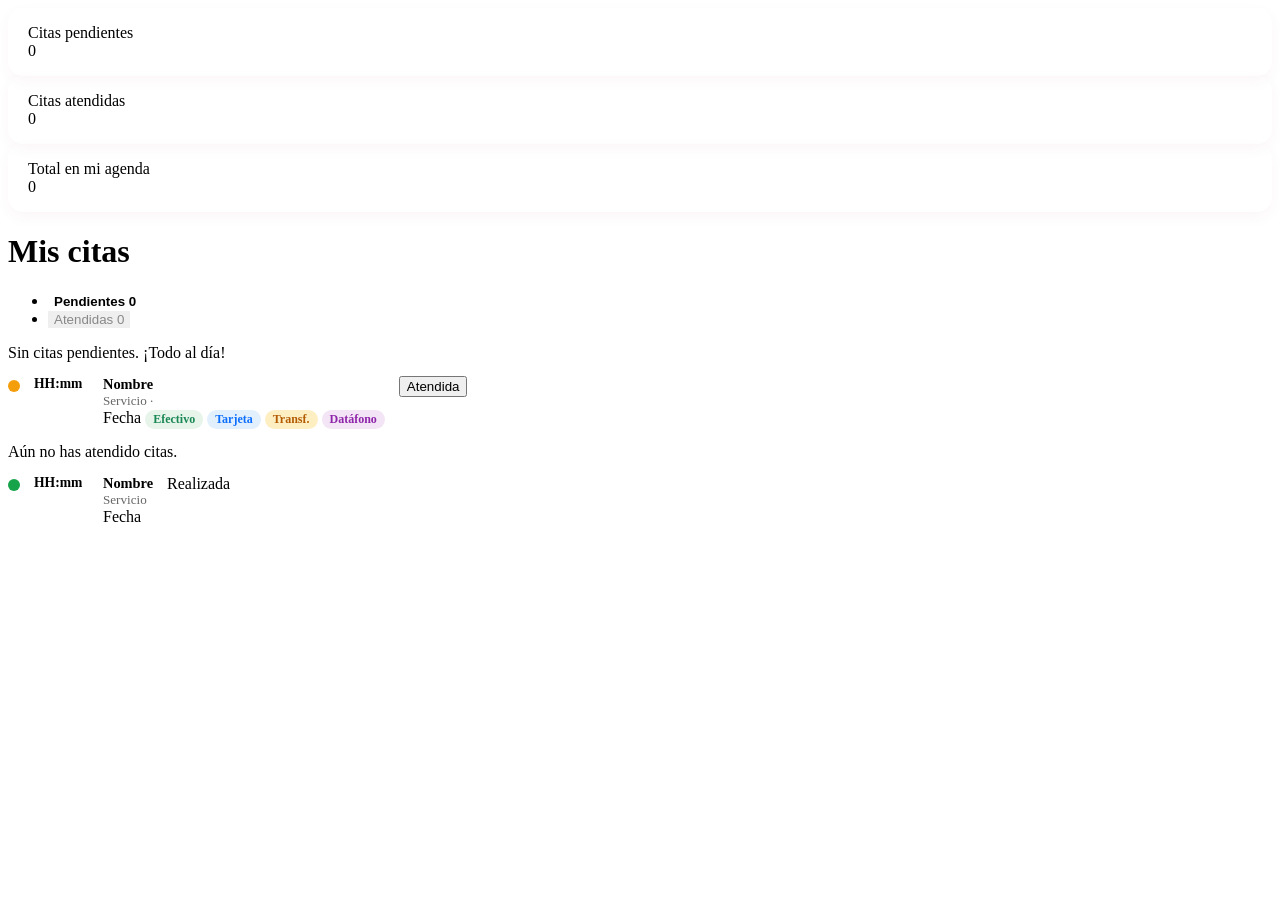
<file: src/main/resources/templates/especialista/agenda.html>
<!DOCTYPE html>
<!--
    especialista/agenda.html — Agenda de la especialista
    =====================================================
    Panel personal de la especialista con sus citas pendientes
    y atendidas. Textos internacionalizados con #{clave}.
-->
<html xmlns:th="http://www.thymeleaf.org" th:lang="${#locale.language}">
<head th:replace="~{layout/layout :: head}">
    <style>
        .navbar-spec { background:var(--blanco-puro); border-bottom:3px solid var(--rose-quartz); padding:15px 0; }
        .card-stats { background:var(--blanco-puro); border:none; border-radius:15px; border-left:5px solid var(--blush); padding:16px 20px; box-shadow:0 5px 15px rgba(158,24,43,0.04); }
        .cita-item { display:flex; gap:14px; align-items:flex-start; padding:14px 0; border-bottom:1px solid var(--rose-quartz); }
        .cita-item:last-child { border-bottom:none; }
        .cita-dot { width:12px; height:12px; border-radius:50%; margin-top:4px; flex-shrink:0; }
        .dot-pending { background:#f59e0b; }
        .dot-done    { background:#16a34a; }
        .cita-hora { font-weight:700; font-size:0.85rem; color:var(--red-wine); min-width:55px; }
        .pay-badge { display:inline-block; font-size:0.75rem; padding:2px 8px; border-radius:20px; font-weight:600; }
        .pay-efectivo      { background:#E6F4EA; color:#198754; }
        .pay-tarjeta       { background:#E2F0FD; color:#0D6EFD; }
        .pay-transferencia { background:#FEEFC3; color:#B35B00; }
        .pay-datafono      { background:#F3E5F5; color:#8E24AA; }
        .nav-tabs .nav-link.active { color:var(--red-wine); border-bottom:2px solid var(--red-wine); font-weight:600; background:none; }
        .nav-tabs .nav-link { color:#888; border:none; }
        .nav-tabs { border-bottom:1px solid var(--rose-quartz); }
    </style>
</head>
<body>

<!-- Navbar de especialista — usa layout general con roles -->
<nav th:replace="~{layout/layout :: navbar}"></nav>

<main id="contenido-principal" class="container pb-5 mt-4">

    <div th:if="${exito}" class="alert alert-success small py-2 rounded-3 mb-3"
         role="status" aria-live="polite">
        <i class="bi bi-check-circle-fill me-2" aria-hidden="true"></i>
        <span th:text="${exito}"></span>
    </div>

    <!-- Estadísticas rápidas -->
    <div class="row g-3 mb-4">
        <div class="col-md-4">
            <div class="card-stats">
                <div class="small text-muted mb-1" th:text="#{agenda.pendientes}">Citas pendientes</div>
                <div class="fw-bold fs-3 text-wine" th:text="${pendientes.size()}">0</div>
            </div>
        </div>
        <div class="col-md-4">
            <div class="card-stats" style="border-left-color:var(--red-wine)">
                <div class="small text-muted mb-1" th:text="#{agenda.atendidas}">Citas atendidas</div>
                <div class="fw-bold fs-3 text-wine" th:text="${realizadas.size()}">0</div>
            </div>
        </div>
        <div class="col-md-4">
            <div class="card-stats" style="border-left-color:var(--rose-quartz)">
                <div class="small text-muted mb-1" th:text="#{agenda.total}">Total en mi agenda</div>
                <div class="fw-bold fs-3 text-wine" th:text="${todasMisCitas.size()}">0</div>
            </div>
        </div>
    </div>

    <div class="card-premium p-4">
        <h1 class="h5 fw-bold text-wine mb-3">
            <i class="bi bi-calendar-heart me-2" aria-hidden="true"></i>
            <span th:text="#{agenda.titulo}">Mis citas</span>
        </h1>

        <!-- Tabs: Pendientes / Atendidas -->
        <ul class="nav nav-tabs mb-3" id="agendaTabs" role="tablist">
            <li class="nav-item" role="presentation">
                <button class="nav-link active" data-bs-toggle="tab"
                        data-bs-target="#pendientesTab" role="tab"
                        th:attr="aria-label=#{agenda.pendientes}">
                    <span th:text="#{agenda.pendientes}">Pendientes</span>
                    <span class="badge bg-warning text-dark ms-1"
                          th:text="${pendientes.size()}">0</span>
                </button>
            </li>
            <li class="nav-item" role="presentation">
                <button class="nav-link" data-bs-toggle="tab"
                        data-bs-target="#atendidasTab" role="tab"
                        th:attr="aria-label=#{agenda.atendidas}">
                    <span th:text="#{agenda.atendidas}">Atendidas</span>
                    <span class="badge bg-success ms-1"
                          th:text="${realizadas.size()}">0</span>
                </button>
            </li>
        </ul>

        <div class="tab-content">

            <!-- Tab: Pendientes -->
            <div class="tab-pane fade show active" id="pendientesTab" role="tabpanel">
                <div th:if="${#lists.isEmpty(pendientes)}"
                     class="text-center text-muted py-4">
                    <i class="bi bi-check2-all d-block fs-2 mb-2"
                       style="color:var(--blush)" aria-hidden="true"></i>
                    <span th:text="#{agenda.sin_pendientes}">Sin citas pendientes. ¡Todo al día!</span>
                </div>
                <div th:each="r : ${pendientes}" class="cita-item">
                    <div class="cita-dot dot-pending" aria-hidden="true"></div>
                    <div class="cita-hora"
                         th:text="${#temporals.format(r.fechaHoraCita,'HH:mm')}">HH:mm</div>
                    <div class="flex-grow-1">
                        <div style="font-weight:600;font-size:.9rem"
                             th:text="${r.cliente != null ? r.cliente.nombre : 'Clienta'}">Nombre</div>
                        <div style="font-size:.82rem;color:#666">
                            <span th:text="${r.servicio != null ? r.servicio.nombre : '-'}">Servicio</span>
                            <span th:if="${r.servicio != null}">
                                &middot;
                                <span th:text="${r.servicio.duracionMinutos} + ' min'"></span>
                            </span>
                        </div>
                        <div class="mt-1">
                            <span class="small text-muted me-2"
                                  th:text="${#temporals.format(r.fechaHoraCita,'dd/MM/yyyy')}">Fecha</span>
                            <span th:if="${r.metodoPago == 'EFECTIVO'}"      class="pay-badge pay-efectivo" th:text="#{reserva.efectivo}">Efectivo</span>
                            <span th:if="${r.metodoPago == 'TARJETA'}"       class="pay-badge pay-tarjeta" th:text="#{reserva.tarjeta}">Tarjeta</span>
                            <span th:if="${r.metodoPago == 'TRANSFERENCIA'}" class="pay-badge pay-transferencia" th:text="#{reserva.transferencia}">Transf.</span>
                            <span th:if="${r.metodoPago == 'DATAFONO'}"      class="pay-badge pay-datafono" th:text="#{reserva.datafono}">Datáfono</span>
                        </div>
                    </div>
                    <!-- Botón para marcar cita como atendida -->
                    <form th:action="@{/especialista/marcar-atendida}" method="post">
                        <input type="hidden" name="reservaId" th:value="${r.id}">
                        <button type="submit"
                                class="btn btn-sm btn-outline-success rounded-pill fw-bold px-3"
                                th:attr="aria-label=#{agenda.marcar_atendida} + ' ' + ${r.cliente != null ? r.cliente.nombre : ''}">
                            <i class="bi bi-check2 me-1" aria-hidden="true"></i>
                            <span th:text="#{agenda.marcar_atendida}">Atendida</span>
                        </button>
                    </form>
                </div>
            </div>

            <!-- Tab: Atendidas -->
            <div class="tab-pane fade" id="atendidasTab" role="tabpanel">
                <div th:if="${#lists.isEmpty(realizadas)}"
                     class="text-center text-muted py-4">
                    <i class="bi bi-calendar-x d-block fs-2 mb-2"
                       style="color:var(--blush)" aria-hidden="true"></i>
                    <span th:text="#{agenda.sin_atendidas}">Aún no has atendido citas.</span>
                </div>
                <div th:each="r : ${realizadas}" class="cita-item">
                    <div class="cita-dot dot-done" aria-hidden="true"></div>
                    <div class="cita-hora"
                         th:text="${#temporals.format(r.fechaHoraCita,'HH:mm')}">HH:mm</div>
                    <div class="flex-grow-1">
                        <div style="font-weight:600;font-size:.9rem"
                             th:text="${r.cliente != null ? r.cliente.nombre : 'Clienta'}">Nombre</div>
                        <div style="font-size:.82rem;color:#666"
                             th:text="${r.servicio != null ? r.servicio.nombre : '-'}">Servicio</div>
                        <span class="small text-muted"
                              th:text="${#temporals.format(r.fechaHoraCita,'dd/MM/yyyy')}">Fecha</span>
                    </div>
                    <span class="badge bg-success rounded-pill px-3"
                          th:text="#{dashboard.estado_realizada}">Realizada</span>
                </div>
            </div>

        </div>
    </div>
</main>

<footer th:replace="~{layout/layout :: footer}"></footer>
<script src="https://cdn.jsdelivr.net/npm/bootstrap@5.3.2/dist/js/bootstrap.bundle.min.js"></script>
</body>
</html>
</file>
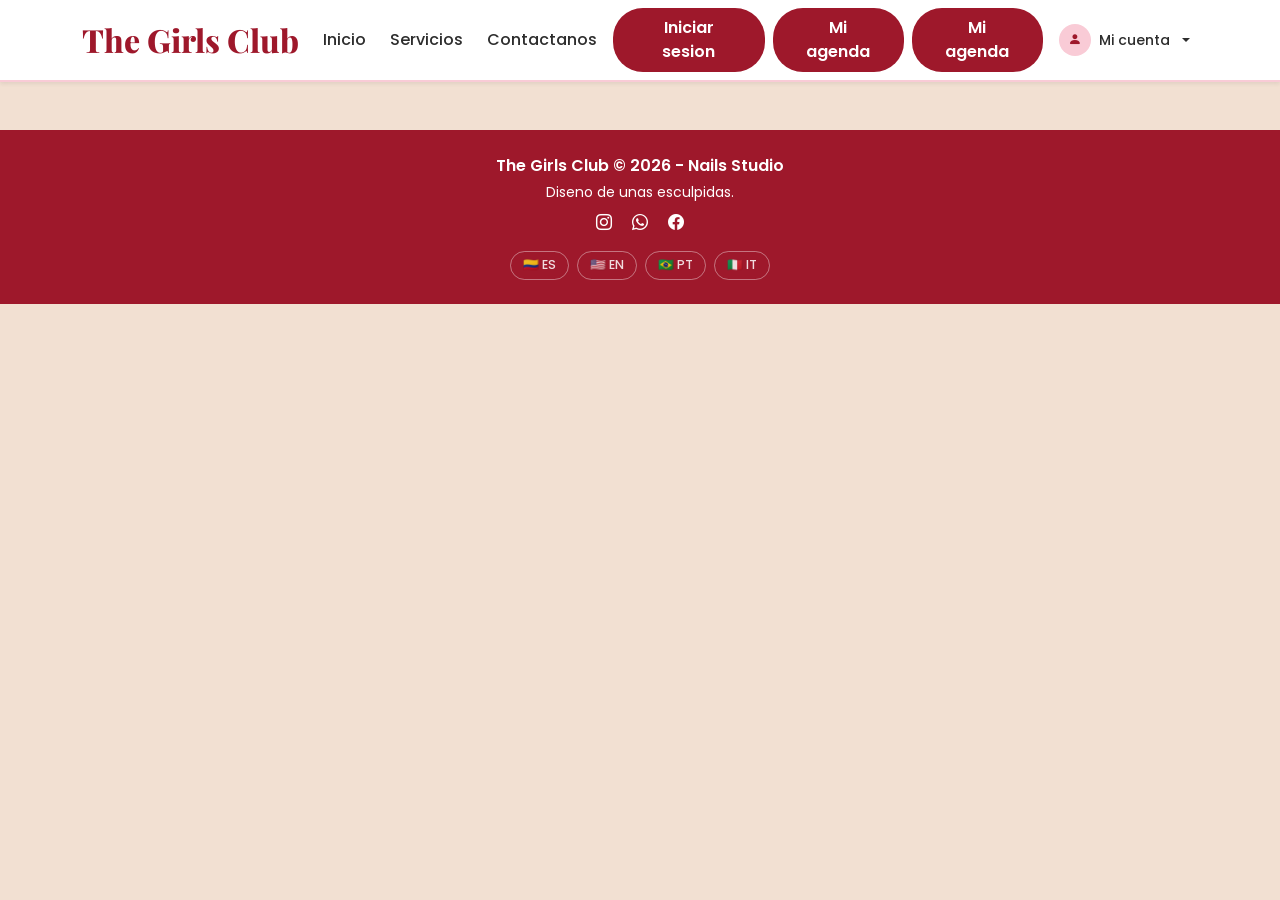
<file: src/main/resources/templates/layout/layout.html>
<!DOCTYPE html>
<!--
    layout.html — Plantilla base de The Girls Club
    ================================================
    Define la estructura compartida de TODAS las páginas:
    - head:   metadatos, fuentes, Bootstrap CSS, estilos globales
    - navbar: barra de navegación con control de roles
    - footer: pie de página + selector de idioma

    El selector de idioma se ubica en el FOOTER (no en el navbar)
    para evitar problemas de propagación de eventos con Bootstrap.
    Son botones/enlaces directos — sin dropdown, sin JavaScript extra.
-->
<html xmlns:th="http://www.thymeleaf.org"
      xmlns:sec="http://www.thymeleaf.org/extras/spring-security"
      th:fragment="layout">

<!-- ═══════════════════════════════════════════════════════════════
     FRAGMENTO HEAD
     Incluido en cada página con: <head th:replace="~{layout/layout :: head}">
     ═══════════════════════════════════════════════════════════════ -->
<head th:fragment="head">
    <meta charset="UTF-8">
    <meta name="viewport" content="width=device-width, initial-scale=1.0">
    <meta name="description" content="The Girls Club - Salon de unas premium en Neiva, Colombia">
    <title>The Girls Club - Nails Studio</title>

    <!-- Bootstrap 5.3 CSS -->
    <link href="https://cdn.jsdelivr.net/npm/bootstrap@5.3.2/dist/css/bootstrap.min.css" rel="stylesheet">
    <!-- Bootstrap Icons -->
    <link href="https://cdn.jsdelivr.net/npm/bootstrap-icons@1.11.2/font/bootstrap-icons.css" rel="stylesheet">

    <style>
        /* ── Fuentes: Playfair Display (títulos), Poppins (textos) ── */
        @import url('https://fonts.googleapis.com/css2?family=Playfair+Display:ital,wght@0,600;0,800;1,700&family=Poppins:wght@300;400;600&display=swap');

        /* ── Paleta de colores The Girls Club ──────────────────────
           Variables CSS globales — cambiar aquí actualiza todo el sitio.
        ─────────────────────────────────────────────────────────── */
        :root {
            --rose-quartz: #F9CBD6;   /* Rosa claro — fondos y bordes suaves    */
            --blush:       #F2AFBC;   /* Rosa medio — hover y acentos           */
            --red-wine:    #9E182B;   /* Vino tinto — color principal de marca  */
            --oat-milk:    #F2E0D2;   /* Crema — fondo general de páginas       */
            --blanco-puro: #FFFFFF;   /* Blanco — tarjetas y navbar             */
        }

        /* ── Estilos globales ──────────────────────────────────── */
        body { background-color: var(--oat-milk); font-family: 'Poppins', sans-serif; color: #2D2D2D; }
        .brand-logo { font-family: 'Playfair Display', serif; font-weight: 800; font-size: 2rem; color: var(--red-wine)!important; text-decoration: none!important; }
        .navbar-custom { background: var(--blanco-puro); border-bottom: 2px solid var(--rose-quartz); }
        .nav-link { color: #2D2D2D!important; font-weight: 500; }
        .nav-link:hover { color: var(--red-wine)!important; }

        /* Botón principal de acción (Agendar cita, Mi agenda) */
        .btn-club { background-color: var(--red-wine); color: var(--blanco-puro)!important; border: none; border-radius: 30px; font-weight: 600; transition: all .3s; }
        .btn-club:hover { background-color: var(--blush); color: var(--red-wine)!important; }

        /* Tarjeta contenedora de contenido principal */
        .card-premium { background: var(--blanco-puro); border: none; border-radius: 20px; box-shadow: 0 10px 30px rgba(158,24,43,0.06); }

        /* Campos de formulario */
        .form-control, .form-select { border-radius: 10px!important; border: 1px solid var(--rose-quartz)!important; }
        .form-control:focus, .form-select:focus { border-color: var(--blush)!important; box-shadow: 0 0 0 0.25rem rgba(242,175,188,0.25)!important; }

        /* Utilidades de color */
        .text-wine { color: var(--red-wine)!important; }
        .link-wine { color: var(--red-wine)!important; text-decoration: none; font-weight: 600; }
        .link-wine:hover { color: var(--blush)!important; }

        /* Dropdown del usuario en el navbar */
        .dropdown-menu { border: none; box-shadow: 0 8px 24px rgba(158,24,43,0.12); border-radius: 12px; min-width: 200px; }
        .dropdown-item:hover, .dropdown-item:focus { background: var(--rose-quartz); color: var(--red-wine); }

        /* ── Botones de idioma en el footer ────────────────────────
           Estilo píldora igual al login — sin dropdown, sin JS.
           El idioma activo se muestra con fondo blanco y texto vino.
           Los demás son transparentes con borde blanco semitransparente.
        ─────────────────────────────────────────────────────────── */
        .lang-footer-btn {
            display: inline-flex;
            align-items: center;
            gap: 5px;
            padding: 4px 12px;
            border-radius: 20px;
            font-size: .78rem;
            font-weight: 500;
            text-decoration: none;
            border: 1.5px solid rgba(255,255,255,0.4);
            color: rgba(255,255,255,0.85);
            transition: all .2s;
        }
        .lang-footer-btn:hover {
            background: rgba(255,255,255,0.15);
            color: #fff;
            border-color: rgba(255,255,255,0.7);
        }
        /* Idioma activo: fondo blanco con texto vino */
        .lang-footer-btn.active-lang {
            background: var(--blanco-puro);
            color: var(--red-wine);
            border-color: var(--blanco-puro);
            font-weight: 700;
        }

        /* ── Skip link — accesibilidad WCAG 2.4.1 ─────────────────
           Invisible por defecto, aparece al presionar Tab.
           Permite a usuarios de teclado saltar al contenido principal.
        ─────────────────────────────────────────────────────────── */
        .skip-link { position: absolute; top: -100px; left: 0; background: var(--red-wine); color: #fff; padding: 8px 16px; border-radius: 0 0 8px 0; font-weight: 600; text-decoration: none; z-index: 9999; }
        .skip-link:focus { top: 0; }

        /* Focus visible — accesibilidad WCAG 2.4.7 */
        a:focus-visible, button:focus-visible { outline: 3px solid var(--red-wine); outline-offset: 2px; }
    </style>
</head>

<body>
<!-- Skip link: primer elemento del DOM, visible solo al navegar con teclado -->
<a href="#contenido-principal" class="skip-link">Saltar al contenido principal</a>

<!-- ═══════════════════════════════════════════════════════════════
     FRAGMENTO NAVBAR
     Incluido en cada página con: <nav th:replace="~{layout/layout :: navbar}">

     sec:authorize controla qué elementos ve cada rol:
       isAnonymous()                          → no autenticado
       hasAuthority('ROLE_X')                 → un rol exacto
       hasAnyAuthority('ROLE_X', 'ROLE_Y')   → cualquiera de los roles
     ═══════════════════════════════════════════════════════════════ -->
<nav th:fragment="navbar"
     class="navbar navbar-expand-lg navbar-custom shadow-sm"
     role="navigation" aria-label="Navegación principal">
    <div class="container">

        <!-- Logo de la marca — enlaza a la página de inicio -->
        <a class="navbar-brand brand-logo" th:href="@{/}" aria-label="The Girls Club - Inicio">
            The Girls Club
        </a>

        <!-- Botón hamburguesa — aparece en pantallas pequeñas (responsive) -->
        <button class="navbar-toggler" type="button"
                data-bs-toggle="collapse" data-bs-target="#mainNav"
                aria-controls="mainNav" aria-expanded="false"
                aria-label="Abrir menú de navegación">
            <span class="navbar-toggler-icon"></span>
        </button>

        <div class="collapse navbar-collapse justify-content-end" id="mainNav">
            <ul class="navbar-nav gap-2 align-items-center">

                <!-- Links de navegación general — visibles para todos -->
                <li class="nav-item">
                    <a class="nav-link" th:href="@{/}" th:text="#{nav.inicio}">Inicio</a>
                </li>
                <li class="nav-item">
                    <a class="nav-link" th:href="@{/servicios}" th:text="#{nav.servicios}">Servicios</a>
                </li>
                <li class="nav-item">
                    <a class="nav-link" th:href="@{/contactanos}" th:text="#{nav.contactanos}">Contactanos</a>
                </li>

                <!-- Sin sesión: botón para ir al login -->
                <li class="nav-item" sec:authorize="isAnonymous()">
                    <a class="btn btn-club py-2 px-4" th:href="@{/login}"
                       th:text="#{nav.iniciar_sesion}">Iniciar sesion</a>
                </li>

                <!-- Clienta o Admin: acceso al dashboard con calendario -->
                <li class="nav-item" sec:authorize="hasAnyAuthority('ROLE_CLIENTE','ROLE_ADMIN')">
                    <a class="btn btn-club py-2 px-4" th:href="@{/cliente/dashboard}"
                       th:text="#{nav.mi_agenda}">Mi agenda</a>
                </li>

                <!-- Especialista: acceso a su agenda personal -->
                <li class="nav-item" sec:authorize="hasAuthority('ROLE_PROFESIONAL')">
                    <a class="btn btn-club py-2 px-4" th:href="@{/especialista/agenda}"
                       th:text="#{nav.mi_agenda}">Mi agenda</a>
                </li>

                <!-- ── Dropdown del usuario autenticado ─────────────
                     Usa data-bs-toggle="dropdown" de Bootstrap.
                     Bootstrap maneja este dropdown — no hay conflictos
                     porque NO hay otro dropdown de idiomas en el navbar.
                     Las opciones del menú varían según el rol del usuario.
                ────────────────────────────────────────────────── -->
                <li class="nav-item dropdown" sec:authorize="isAuthenticated()">
                    <a class="nav-link dropdown-toggle d-flex align-items-center gap-2"
                       href="#" id="navUserDropdown" role="button"
                       data-bs-toggle="dropdown" aria-expanded="false" aria-haspopup="true">
                        <!-- Avatar circular con icono de persona -->
                        <div class="rounded-circle d-inline-flex align-items-center justify-content-center fw-bold"
                             style="width:32px;height:32px;background:var(--rose-quartz);color:var(--red-wine);font-size:.82rem"
                             aria-hidden="true">
                            <i class="bi bi-person-fill"></i>
                        </div>
                        <!-- sec:authentication="name" muestra el correo del usuario activo -->
                        <span sec:authentication="name" class="small">Mi cuenta</span>
                    </a>
                    <ul class="dropdown-menu dropdown-menu-end" aria-labelledby="navUserDropdown">
                        <!-- Opciones para ROLE_CLIENTE y ROLE_ADMIN -->
                        <li sec:authorize="hasAnyAuthority('ROLE_CLIENTE','ROLE_ADMIN')">
                            <a class="dropdown-item py-2" th:href="@{/cliente/dashboard}"
                               th:text="#{nav.mi_agenda}">Mi agenda</a>
                        </li>
                        <li sec:authorize="hasAnyAuthority('ROLE_CLIENTE','ROLE_ADMIN')">
                            <a class="dropdown-item py-2" th:href="@{/perfil}"
                               th:text="#{nav.mi_perfil}">Mi perfil</a>
                        </li>
                        <li sec:authorize="hasAnyAuthority('ROLE_CLIENTE','ROLE_ADMIN')">
                            <a class="dropdown-item py-2" th:href="@{/reservas/formulario}"
                               th:text="#{nav.nueva_cita}">Nueva cita</a>
                        </li>
                        <!-- Opción exclusiva ROLE_PROFESIONAL -->
                        <li sec:authorize="hasAuthority('ROLE_PROFESIONAL')">
                            <a class="dropdown-item py-2" th:href="@{/especialista/agenda}"
                               th:text="#{nav.mi_agenda}">Mi agenda</a>
                        </li>
                        <!-- Opción exclusiva ROLE_ADMIN -->
                        <li sec:authorize="hasAuthority('ROLE_ADMIN')">
                            <a class="dropdown-item py-2" th:href="@{/admin/dashboard}"
                               th:text="#{nav.panel_admin}">Panel admin</a>
                        </li>
                        <li><hr class="dropdown-divider" style="border-color:var(--rose-quartz)"></li>
                        <!-- Cerrar sesión: POST a /logout (Spring Security requiere POST) -->
                        <li>
                            <form th:action="@{/logout}" method="post" style="margin:0;padding:0">
                                <button type="submit"
                                        class="dropdown-item py-2 text-danger fw-bold"
                                        style="background:none;border:none;width:100%;text-align:left;cursor:pointer"
                                        th:text="#{nav.cerrar_sesion}">Cerrar sesion</button>
                            </form>
                        </li>
                    </ul>
                </li>

            </ul>
        </div>
    </div>
</nav>

<!-- ═══════════════════════════════════════════════════════════════
     FRAGMENTO FOOTER
     Incluido en cada página con: <footer th:replace="~{layout/layout :: footer}">

     SELECTOR DE IDIOMA:
     Se ubica aquí (no en el navbar) para evitar conflictos de eventos
     con Bootstrap. Son enlaces directos — sin dropdown, sin JavaScript.

     Funcionamiento:
     1. Usuario hace clic en un botón de idioma (ej: EN)
     2. El navegador navega a la misma URL con ?lang=en
     3. LocaleChangeInterceptor (I18nConfig.java) detecta ?lang=en
     4. CookieLocaleResolver guarda la cookie "lang=en" por 1 año
     5. Thymeleaf renderiza la página con messages_en.properties
     6. El idioma persiste después del login porque la cookie
        sobrevive cuando Spring Security invalida la sesión

     th:classappend agrega 'active-lang' al idioma activo.
     aria-current="true" indica el idioma seleccionado (accesibilidad).
     ═══════════════════════════════════════════════════════════════ -->
<footer th:fragment="footer"
        class="mt-5 py-4 text-center"
        style="background-color:var(--red-wine);color:white"
        role="contentinfo">
    <div class="container">

        <p class="mb-1 fw-semibold">The Girls Club &copy; 2026 - Nails Studio</p>
        <p class="mb-0 small" th:text="#{footer.texto}">Diseno de unas esculpidas.</p>

        <!-- Redes sociales — aria-label describe el destino (accesibilidad) -->
        <div class="mt-2 mb-3">
            <a href="#" class="text-white me-3" aria-label="Instagram">
                <i class="bi bi-instagram" aria-hidden="true"></i></a>
            <a href="#" class="text-white me-3" aria-label="WhatsApp">
                <i class="bi bi-whatsapp" aria-hidden="true"></i></a>
            <a href="#" class="text-white" aria-label="Facebook">
                <i class="bi bi-facebook" aria-hidden="true"></i></a>
        </div>

        <!-- Selector de idioma: 4 botones píldora directos -->
        <div class="d-flex justify-content-center gap-2 flex-wrap"
             role="navigation" aria-label="Seleccionar idioma">

            <!-- Español — activo si #locale.language == 'es' -->
            <a th:href="@{''(lang=es)}"
               class="lang-footer-btn"
               th:classappend="${#locale.language == 'es'} ? ' active-lang'"
               hreflang="es"
               th:attr="aria-current=${#locale.language == 'es'} ? 'true' : 'false'">
                🇨🇴 ES
            </a>

            <!-- Inglés — activo si #locale.language == 'en' -->
            <a th:href="@{''(lang=en)}"
               class="lang-footer-btn"
               th:classappend="${#locale.language == 'en'} ? ' active-lang'"
               hreflang="en"
               th:attr="aria-current=${#locale.language == 'en'} ? 'true' : 'false'">
                🇺🇸 EN
            </a>

            <!-- Portugués — activo si #locale.language == 'pt' -->
            <a th:href="@{''(lang=pt)}"
               class="lang-footer-btn"
               th:classappend="${#locale.language == 'pt'} ? ' active-lang'"
               hreflang="pt"
               th:attr="aria-current=${#locale.language == 'pt'} ? 'true' : 'false'">
                🇧🇷 PT
            </a>

            <!-- Italiano — activo si #locale.language == 'it' -->
            <a th:href="@{''(lang=it)}"
               class="lang-footer-btn"
               th:classappend="${#locale.language == 'it'} ? ' active-lang'"
               hreflang="it"
               th:attr="aria-current=${#locale.language == 'it'} ? 'true' : 'false'">
                🇮🇹 IT
            </a>

        </div>
    </div>
</footer>

<!-- Bootstrap JS Bundle — incluye Popper.js para el dropdown del usuario -->
<script src="https://cdn.jsdelivr.net/npm/bootstrap@5.3.2/dist/js/bootstrap.bundle.min.js"></script>
<script>
    /**
     * Inicialización de Bootstrap.
     * Se hace manual porque en proyectos Thymeleaf el DOM puede estar
     * listo antes que Bootstrap procese los atributos data-bs-*.
     * popperConfig: null evita errores de Popper.js en localhost con HTTPS.
     */
    document.addEventListener('DOMContentLoaded', function() {
        document.querySelectorAll('[data-bs-toggle="dropdown"]').forEach(function(el) {
            new bootstrap.Dropdown(el, { popperConfig: null });
        });
    });
</script>
</body>
</html>
</file>
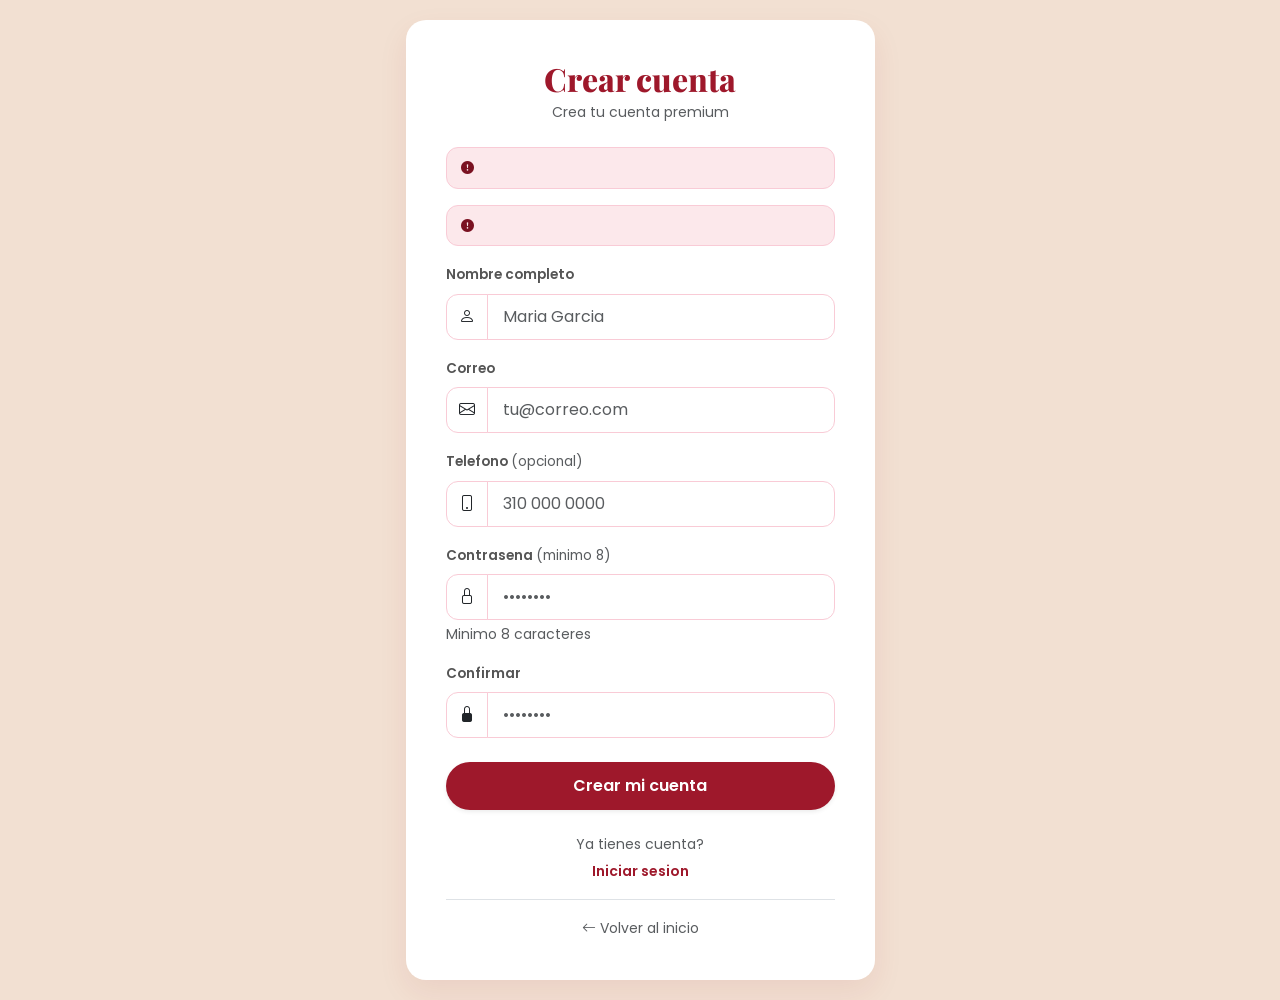
<file: src/main/resources/templates/registro/formulario.html>
<!DOCTYPE html>
<html xmlns:th="http://www.thymeleaf.org" th:lang="${#locale.language}">
<head>
    <meta charset="UTF-8">
    <meta name="viewport" content="width=device-width, initial-scale=1.0">
    <meta name="description" content="The Girls Club - Crear cuenta nueva">
    <title>The Girls Club - Registro</title>
    <link href="https://cdn.jsdelivr.net/npm/bootstrap@5.3.2/dist/css/bootstrap.min.css" rel="stylesheet">
    <link href="https://cdn.jsdelivr.net/npm/bootstrap-icons@1.11.2/font/bootstrap-icons.css" rel="stylesheet">
    <style>
        @import url('https://fonts.googleapis.com/css2?family=Playfair+Display:ital,wght@0,600;0,800;1,700&family=Poppins:wght@300;400;600&display=swap');
        :root{--rose-quartz:#F9CBD6;--blush:#F2AFBC;--red-wine:#9E182B;--oat-milk:#F2E0D2;--blanco:#FFFFFF;}
        body{background-color:var(--oat-milk);font-family:'Poppins',sans-serif;min-height:100vh;display:flex;align-items:center;justify-content:center;padding:20px;}
        .reg-card{background:var(--blanco);border-radius:20px;padding:40px;width:100%;max-width:480px;box-shadow:0 12px 30px rgba(158,24,43,0.08);}
        .brand-title{font-family:'Playfair Display',serif;font-weight:800;font-size:2rem;color:var(--red-wine);}
        .form-control{border-radius:12px!important;border:1px solid var(--rose-quartz)!important;padding:10px 15px;}
        .form-control:focus{border-color:var(--red-wine)!important;box-shadow:0 0 0 0.25rem rgba(158,24,43,0.12)!important;}
        .form-control:invalid:not(:placeholder-shown){border-color:#dc3545!important;}
        .form-label{font-size:0.85rem;font-weight:600;color:#555;}
        .input-group-text{border-color:var(--rose-quartz)!important;background:transparent!important;border-radius:12px 0 0 12px!important;}
        .btn-wine{background-color:var(--red-wine)!important;color:var(--blanco)!important;font-weight:600;border-radius:30px!important;border:none!important;padding:12px;transition:all .3s;}
        .btn-wine:hover,.btn-wine:focus{background-color:#7A1121!important;color:var(--blanco)!important;outline:3px solid var(--blush);outline-offset:2px;}
        .link-wine{color:var(--red-wine)!important;text-decoration:none;font-weight:600;}
        .link-wine:hover,.link-wine:focus{color:var(--blush)!important;text-decoration:underline;}
        .alert-error{background:#fce8eb;color:#7A1121;border:1px solid var(--rose-quartz);border-radius:12px;padding:10px 14px;font-size:13px;}
        #passError{color:#7A1121;font-size:.82rem;}
    </style>
</head>
<body>
<main>
<div class="reg-card" role="main">
    <div class="text-center mb-4">
        <h1 class="brand-title mb-1" th:text="#{registro.titulo}">Crear cuenta</h1>
        <p class="text-muted small" th:text="#{registro.subtitulo}">Crea tu cuenta premium</p>
    </div>

    <div th:if="${errorCorreo}" class="alert-error mb-3" role="alert" aria-live="assertive">
        <i class="bi bi-exclamation-circle-fill me-2" aria-hidden="true"></i>
        <span th:text="${errorCorreo}"></span>
    </div>
    <div th:if="${errorPassword}" class="alert-error mb-3" role="alert" aria-live="assertive">
        <i class="bi bi-exclamation-circle-fill me-2" aria-hidden="true"></i>
        <span th:text="${errorPassword}"></span>
    </div>

    <form th:action="@{/registro/guardar}" th:object="${usuario}" method="post"
          id="regForm" novalidate aria-label="Formulario de registro">
        <div class="mb-3">
            <label for="nombre" class="form-label" th:text="#{registro.nombre}">Nombre completo</label>
            <div class="input-group">
                <span class="input-group-text" aria-hidden="true"><i class="bi bi-person"></i></span>
                <input type="text" id="nombre" th:field="*{nombre}"
                       class="form-control border-start-0" style="border-radius:0 12px 12px 0!important"
                       placeholder="Maria Garcia" required autocomplete="name"
                       aria-required="true" minlength="2">
            </div>
        </div>
        <div class="mb-3">
            <label for="correo" class="form-label" th:text="#{registro.correo}">Correo</label>
            <div class="input-group">
                <span class="input-group-text" aria-hidden="true"><i class="bi bi-envelope"></i></span>
                <input type="email" id="correo" th:field="*{correo}"
                       class="form-control border-start-0" style="border-radius:0 12px 12px 0!important"
                       placeholder="tu@correo.com" required autocomplete="email"
                       aria-required="true">
            </div>
        </div>
        <div class="mb-3">
            <label for="telefono" class="form-label">
                <span th:text="#{registro.telefono}">Telefono</span>
                <span class="text-muted fw-normal" th:text="#{registro.telefono_opcional}">(opcional)</span>
            </label>
            <div class="input-group">
                <span class="input-group-text" aria-hidden="true"><i class="bi bi-phone"></i></span>
                <input type="tel" id="telefono" th:field="*{telefono}"
                       class="form-control border-start-0" style="border-radius:0 12px 12px 0!important"
                       placeholder="310 000 0000" autocomplete="tel">
            </div>
        </div>
        <div class="mb-3">
            <label for="password" class="form-label">
                <span th:text="#{registro.password}">Contrasena</span>
                <span class="text-muted fw-normal" th:text="#{registro.password_min}">(minimo 8)</span>
            </label>
            <div class="input-group">
                <span class="input-group-text" aria-hidden="true"><i class="bi bi-lock"></i></span>
                <input type="password" id="password" th:field="*{password}"
                       class="form-control border-start-0" style="border-radius:0 12px 12px 0!important"
                       placeholder="••••••••" minlength="8" required autocomplete="new-password"
                       aria-required="true" aria-describedby="passHint">
            </div>
            <div id="passHint" class="text-muted small mt-1">Minimo 8 caracteres</div>
        </div>
        <div class="mb-4">
            <label for="confirmPass" class="form-label" th:text="#{registro.confirmar}">Confirmar</label>
            <div class="input-group">
                <span class="input-group-text" aria-hidden="true"><i class="bi bi-lock-fill"></i></span>
                <input type="password" id="confirmPass"
                       class="form-control border-start-0" style="border-radius:0 12px 12px 0!important"
                       placeholder="••••••••" required autocomplete="new-password"
                       aria-required="true" aria-describedby="passError">
            </div>
            <div id="passError" class="mt-1" style="display:none" role="alert" aria-live="polite">
                <i class="bi bi-exclamation-circle me-1" aria-hidden="true"></i>
                Las contrasenas no coinciden.
            </div>
        </div>
        <button type="submit" class="btn btn-wine w-100 shadow-sm mb-3"
                th:text="#{registro.boton}">Crear mi cuenta</button>
    </form>

    <div class="text-center mt-2">
        <p class="small text-muted mb-1" th:text="#{registro.ya_cuenta}">Ya tienes cuenta?</p>
        <a th:href="@{/login}" class="link-wine small" th:text="#{registro.iniciar}">Iniciar sesion</a>
        <div class="mt-3 border-top pt-3" style="border-color:var(--rose-quartz)">
            <a th:href="@{/}" class="text-muted small text-decoration-none">
                <i class="bi bi-arrow-left" aria-hidden="true"></i> Volver al inicio
            </a>
        </div>
    </div>
</div>
</main>

<script>
document.getElementById('regForm').addEventListener('submit',function(e){
    var p1=document.getElementById('password').value;
    var p2=document.getElementById('confirmPass').value;
    var err=document.getElementById('passError');
    if(p1!==p2){
        e.preventDefault();
        err.style.display='block';
        document.getElementById('confirmPass').setAttribute('aria-invalid','true');
    } else {
        err.style.display='none';
        document.getElementById('confirmPass').removeAttribute('aria-invalid');
    }
});
document.getElementById('confirmPass').addEventListener('input',function(){
    document.getElementById('passError').style.display='none';
    this.removeAttribute('aria-invalid');
});
</script>
</body>
</html>
</file>
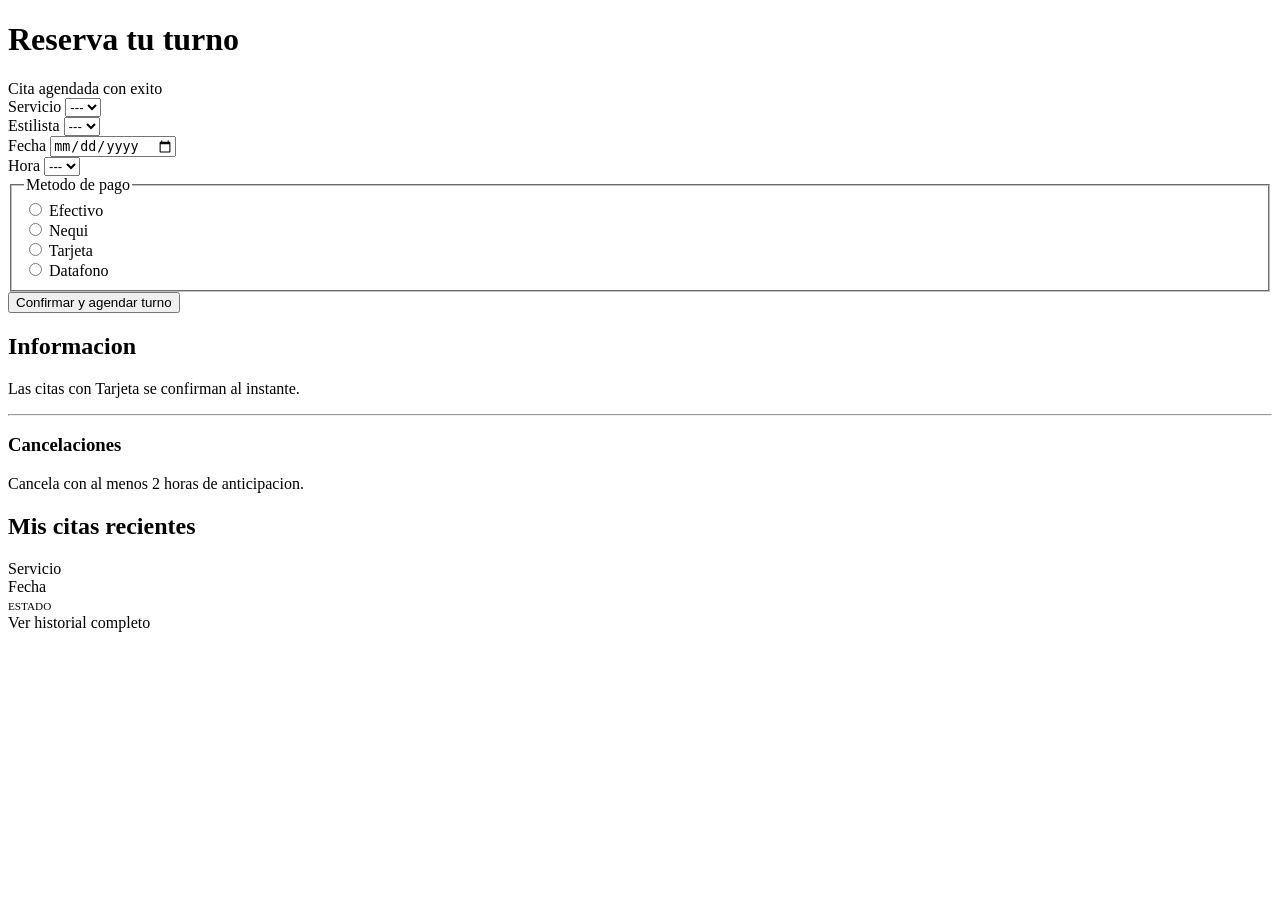
<file: src/main/resources/templates/reservas/formulario.html>
<!DOCTYPE html>
<html xmlns:th="http://www.thymeleaf.org" th:lang="${#locale.language}">
<head th:replace="~{layout/layout :: head}"></head>
<body>
<nav th:replace="~{layout/layout :: navbar}"></nav>

<div class="container mt-4 pb-5">
    <div class="row g-4">
        <div class="col-md-8">
            <div class="card-premium p-4">
                <h1 class="fw-bold mb-4 text-wine h4" th:text="#{reserva.titulo}">Reserva tu turno</h1>

                <div th:if="${param.exito}" class="alert alert-success rounded-3 small py-2 mb-3"
                     role="status" aria-live="polite">
                    <i class="bi bi-check-circle-fill me-2" aria-hidden="true"></i>
                    <span th:text="#{reserva.exito}">Cita agendada con exito</span>
                </div>

                <form th:action="@{/reservas/guardar}" th:object="${reserva}" method="post" novalidate>
                    <input type="hidden" th:field="*{estado}">

                    <div class="mb-3">
                        <label for="servicio" class="form-label fw-bold small text-muted"
                               th:text="#{reserva.servicio}">Servicio</label>
                        <select id="servicio" th:field="*{servicio}" class="form-select"
                                required aria-required="true">
                            <option value="" disabled selected>---</option>
                            <option th:each="ser : ${servicios}"
                                    th:value="${ser.id}"
                                    th:text="${ser.nombre} + ' - $' + ${#numbers.formatInteger(ser.precio,1,'COMMA')}"></option>
                        </select>
                    </div>

                    <div class="mb-3">
                        <label for="profesional" class="form-label fw-bold small text-muted"
                               th:text="#{reserva.estilista}">Estilista</label>
                        <select id="profesional" th:field="*{profesional}" class="form-select"
                                required aria-required="true">
                            <option value="" disabled selected>---</option>
                            <option th:each="prof : ${profesionales}"
                                    th:value="${prof.id}" th:text="${prof.nombre}"></option>
                        </select>
                    </div>

                    <div class="row g-3 mb-3">
                        <div class="col-md-6">
                            <label for="fechaCita" class="form-label fw-bold small text-muted"
                                   th:text="#{reserva.fecha}">Fecha</label>
                            <input type="date" id="fechaCita" class="form-control"
                                   required aria-required="true">
                        </div>
                        <div class="col-md-6">
                            <label for="horaCita" class="form-label fw-bold small text-muted"
                                   th:text="#{reserva.hora}">Hora</label>
                            <select id="horaCita" class="form-select" required aria-required="true">
                                <option value="" disabled selected>---</option>
                                <option th:each="h : ${horasDisponibles}" th:value="${h}" th:text="${h}"></option>
                            </select>
                        </div>
                    </div>
                    <input type="hidden" th:field="*{fechaHoraCita}" id="fechaHoraCitaHidden">

                    <fieldset class="mb-4">
                        <legend class="form-label fw-bold small text-muted"
                                th:text="#{reserva.pago}">Metodo de pago</legend>
                        <div class="row g-3">
                            <div class="col-6 col-md-3">
                                <input type="radio" class="btn-check" th:field="*{metodoPago}"
                                       value="EFECTIVO" id="pagoEfectivo" required>
                                <label class="btn btn-outline-danger w-100 py-3 text-center rounded-3 d-flex flex-column align-items-center justify-content-center shadow-sm"
                                       for="pagoEfectivo" style="border-color:var(--rose-quartz);color:var(--red-wine)">
                                    <i class="bi bi-cash-coin fs-4 mb-1" aria-hidden="true"></i>
                                    <span class="fw-bold small" th:text="#{reserva.efectivo}">Efectivo</span>
                                </label>
                            </div>
                            <div class="col-6 col-md-3">
                                <input type="radio" class="btn-check" th:field="*{metodoPago}"
                                       value="TRANSFERENCIA" id="pagoTransferencia">
                                <label class="btn btn-outline-danger w-100 py-3 text-center rounded-3 d-flex flex-column align-items-center justify-content-center shadow-sm"
                                       for="pagoTransferencia" style="border-color:var(--rose-quartz);color:var(--red-wine)">
                                    <i class="bi bi-bank fs-4 mb-1" aria-hidden="true"></i>
                                    <span class="fw-bold small" th:text="#{reserva.transferencia}">Nequi</span>
                                </label>
                            </div>
                            <div class="col-6 col-md-3">
                                <input type="radio" class="btn-check" th:field="*{metodoPago}"
                                       value="TARJETA" id="pagoTarjeta">
                                <label class="btn btn-outline-danger w-100 py-3 text-center rounded-3 d-flex flex-column align-items-center justify-content-center shadow-sm"
                                       for="pagoTarjeta" style="border-color:var(--rose-quartz);color:var(--red-wine)">
                                    <i class="bi bi-credit-card-2-back fs-4 mb-1" aria-hidden="true"></i>
                                    <span class="fw-bold small" th:text="#{reserva.tarjeta}">Tarjeta</span>
                                </label>
                            </div>
                            <div class="col-6 col-md-3">
                                <input type="radio" class="btn-check" th:field="*{metodoPago}"
                                       value="DATAFONO" id="pagoDatafono">
                                <label class="btn btn-outline-danger w-100 py-3 text-center rounded-3 d-flex flex-column align-items-center justify-content-center shadow-sm"
                                       for="pagoDatafono" style="border-color:var(--rose-quartz);color:var(--red-wine)">
                                    <i class="bi bi-phone-vibrate fs-4 mb-1" aria-hidden="true"></i>
                                    <span class="fw-bold small" th:text="#{reserva.datafono}">Datafono</span>
                                </label>
                            </div>
                        </div>

                        <div id="info-efectivo" class="alert small py-2 mb-0 mt-2 rounded-3"
                             style="display:none;background:#E6F4EA;color:#198754;border:none"
                             role="status" aria-live="polite">
                            <i class="bi bi-info-circle me-2" aria-hidden="true"></i>Pagas en efectivo al llegar al salon.
                        </div>
                        <div id="info-transferencia" class="alert small py-2 mb-0 mt-2 rounded-3"
                             style="display:none;background:#FEEFC3;color:#B35B00;border:none"
                             role="status" aria-live="polite">
                            <i class="bi bi-info-circle me-2" aria-hidden="true"></i>Nequi: <strong>310 000 0000</strong>. Envia el comprobante por WhatsApp.
                        </div>
                        <div id="info-tarjeta" class="alert small py-2 mb-0 mt-2 rounded-3"
                             style="display:none;background:#E2F0FD;color:#0D6EFD;border:none"
                             role="status" aria-live="polite">
                            <i class="bi bi-info-circle me-2" aria-hidden="true"></i>Tu pago con tarjeta queda confirmado automaticamente.
                        </div>
                        <div id="info-datafono" class="alert small py-2 mb-0 mt-2 rounded-3"
                             style="display:none;background:#F3E5F5;color:#8E24AA;border:none"
                             role="status" aria-live="polite">
                            <i class="bi bi-info-circle me-2" aria-hidden="true"></i>Pagas con datafono al finalizar tu cita.
                        </div>
                    </fieldset>

                    <button type="submit" class="btn btn-club w-100 py-2 shadow mt-1">
                        <i class="bi bi-calendar-check me-2" aria-hidden="true"></i>
                        <span th:text="#{reserva.confirmar}">Confirmar y agendar turno</span>
                    </button>
                </form>
            </div>
        </div>

        <aside class="col-md-4" aria-label="Información adicional">
            <div class="p-4 rounded-4 text-white shadow-sm" style="background-color:var(--red-wine)">
                <h2 class="h5 fw-bold mb-3" th:text="#{reserva.info_titulo}">Informacion</h2>
                <p class="small opacity-75" th:text="#{reserva.info_texto}">Las citas con Tarjeta se confirman al instante.</p>
                <hr style="border-color:var(--rose-quartz)">
                <div class="p-3 rounded-3 bg-white bg-opacity-10">
                    <h3 class="h6 fw-bold small mb-1">
                        <i class="bi bi-clock me-1 text-warning" aria-hidden="true"></i>
                        <span th:text="#{reserva.cancelaciones}">Cancelaciones</span>
                    </h3>
                    <p class="small mb-0 opacity-90" th:text="#{reserva.cancelaciones_texto}">Cancela con al menos 2 horas de anticipacion.</p>
                </div>
            </div>

            <div th:if="${historial != null and !#lists.isEmpty(historial)}" class="card-premium p-3 mt-3">
                <h2 class="h6 fw-bold text-wine mb-2">
                    <i class="bi bi-clock-history me-1" aria-hidden="true"></i>
                    <span th:text="#{reserva.recientes}">Mis citas recientes</span>
                </h2>
                <div th:each="r, stat : ${historial}" th:if="${stat.index < 3}">
                    <div class="d-flex justify-content-between align-items-center py-2 border-bottom"
                         style="border-color:var(--rose-quartz)!important">
                        <div>
                            <div class="small fw-bold" th:text="${r.servicio != null ? r.servicio.nombre : '-'}">Servicio</div>
                            <div class="small text-muted" th:text="${#temporals.format(r.fechaHoraCita,'dd/MM/yyyy')}">Fecha</div>
                        </div>
                        <span th:class="${r.estado == 'PENDIENTE' ? 'badge bg-warning text-dark' :
                                          r.estado == 'REALIZADO' ? 'badge bg-success' : 'badge bg-secondary'}"
                              th:text="${r.estado}" style="font-size:0.7rem">ESTADO</span>
                    </div>
                </div>
                <a th:href="@{/perfil}" class="small link-wine d-block text-end mt-2"
                   th:text="#{reserva.ver_historial}">Ver historial completo</a>
            </div>
        </aside>
    </div>
</div>

<script>
document.getElementById('fechaCita').min = new Date().toISOString().split('T')[0];
function actualizarFechaHora() {
    var fecha = document.getElementById('fechaCita').value;
    var hora  = document.getElementById('horaCita').value;
    if (fecha && hora) document.getElementById('fechaHoraCitaHidden').value = fecha + 'T' + hora + ':00';
}
document.getElementById('fechaCita').addEventListener('change', actualizarFechaHora);
document.getElementById('horaCita').addEventListener('change', actualizarFechaHora);

var infos = { EFECTIVO:'efectivo', TRANSFERENCIA:'transferencia', TARJETA:'tarjeta', DATAFONO:'datafono' };
document.querySelectorAll('input[name="metodoPago"]').forEach(function(radio) {
    radio.addEventListener('change', function() {
        Object.values(infos).forEach(function(k) { document.getElementById('info-'+k).style.display='none'; });
        if (infos[this.value]) document.getElementById('info-'+infos[this.value]).style.display='block';
    });
});
</script>
<footer th:replace="~{layout/layout :: footer}"></footer>
</body>
</html>
</file>
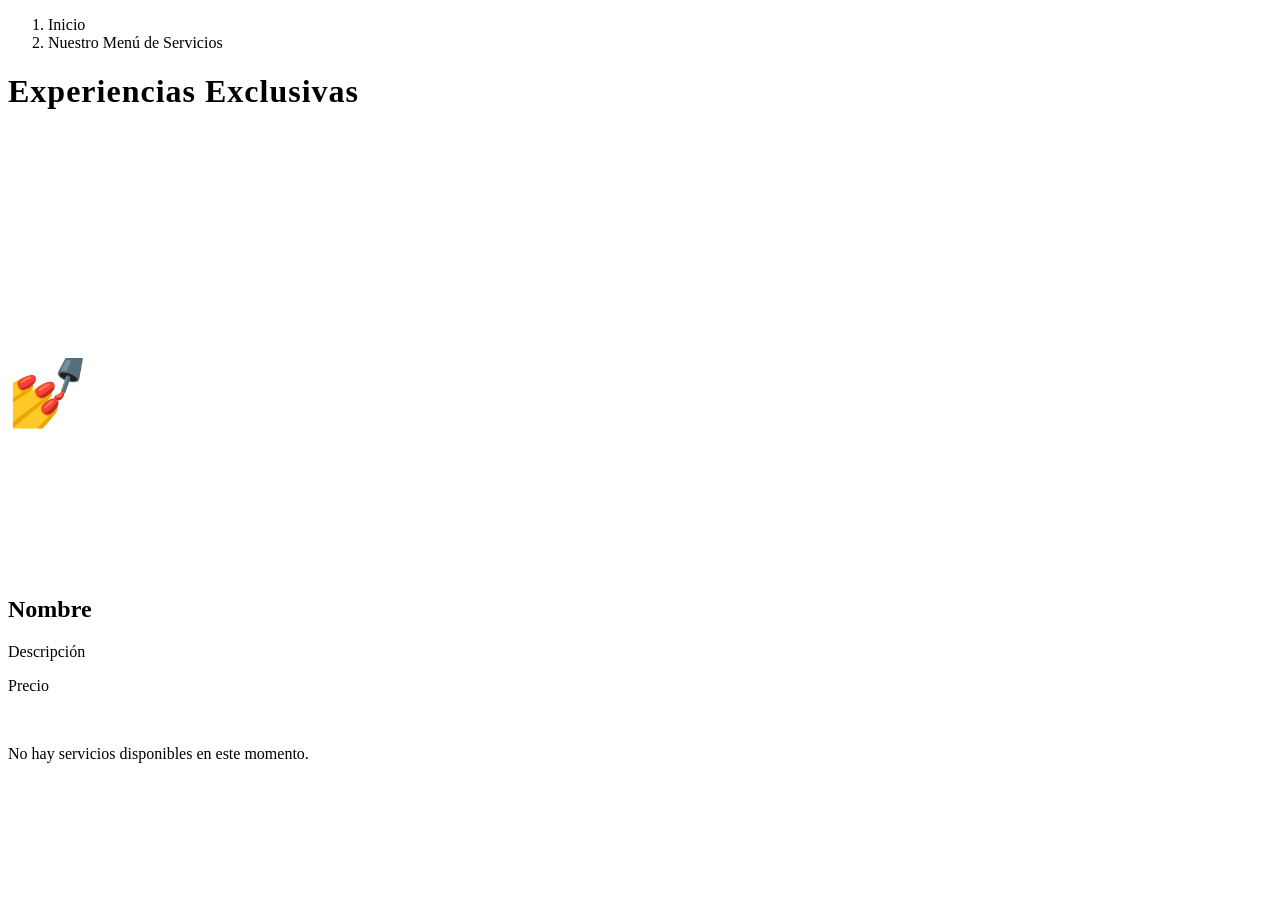
<file: src/main/resources/templates/servicios/lista.html>
<!DOCTYPE html>
<!--
    servicios/lista.html — Catálogo de servicios del salón
    =======================================================
    Muestra todos los servicios activos cargados desde la BD.
    Solo aparecen servicios con activo=true (findByActivoTrue).
    Textos internacionalizados con #{clave}.
-->
<html xmlns:th="http://www.thymeleaf.org" th:lang="${#locale.language}">
<head th:replace="~{layout/layout :: head}">
    <style>
        /* Tarjeta de servicio con efecto hover de elevación */
        .card-servicio {
            border: none;
            background-color: #FFFFFF;
            border-radius: 15px;
            transition: transform 0.3s ease, box-shadow 0.3s ease;
        }
        .card-servicio:hover {
            transform: translateY(-5px);
            box-shadow: 0 10px 20px rgba(158,24,43,0.15);
        }
        /* Botón para agendar desde el catálogo */
        .btn-premium {
            background-color: var(--red-wine);
            color: #FFFFFF;
            border: none;
            border-radius: 25px;
            padding: 8px 20px;
            font-weight: 600;
            text-decoration: none;
            display: block;
            transition: all .3s;
        }
        .btn-premium:hover, .btn-premium:focus {
            background-color: var(--blush);
            color: var(--red-wine);
            outline: 3px solid var(--rose-quartz);
            outline-offset: 2px;
        }
    </style>
</head>
<body>
<nav th:replace="~{layout/layout :: navbar}"></nav>

<main id="contenido-principal" class="container mt-4 pb-5">

    <!-- Breadcrumb internacionalizado -->
    <nav aria-label="breadcrumb" class="mb-4">
        <div class="bg-white p-3 rounded-3 shadow-sm">
            <ol class="breadcrumb mb-0">
                <li class="breadcrumb-item">
                    <a th:href="@{/}" style="color:var(--red-wine);text-decoration:none">
                        <i class="bi bi-house-heart me-1" aria-hidden="true"></i>
                        <span th:text="#{servicios.breadcrumb_inicio}">Inicio</span>
                    </a>
                </li>
                <!-- aria-current="page" indica la página actual (accesibilidad) -->
                <li class="breadcrumb-item active" aria-current="page"
                    th:text="#{servicios.breadcrumb_actual}">
                    Nuestro Menú de Servicios
                </li>
            </ol>
        </div>
    </nav>

    <!-- Título de sección internacionalizado -->
    <h1 class="text-center fw-bold mb-5"
        style="color:var(--red-wine);letter-spacing:1px;font-family:'Playfair Display',serif"
        th:text="#{servicios.titulo}">
        Experiencias Exclusivas
    </h1>

    <!-- ── Grid de servicios ────────────────────────────────────────
         th:each itera la lista "servicios" del controlador.
         Solo servicios activos (activo=true) son enviados por el controller.
    ─────────────────────────────────────────────────────────────── -->
    <div class="row row-cols-1 row-cols-md-3 g-4" role="list">
        <div class="col" th:each="servicio : ${servicios}" role="listitem">
            <article class="card h-100 card-servicio shadow-sm">

                <!-- Imagen del servicio:
                     Si tiene imagenUrl → la muestra
                     Si no → placeholder con emoji 💅
                     onerror: si la URL falla, muestra placeholder
                -->
                <img th:if="${servicio.imagenUrl != null and !servicio.imagenUrl.isEmpty()}"
                     th:src="${servicio.imagenUrl}"
                     th:alt="${servicio.nombre}"
                     class="card-img-top"
                     style="height:220px;object-fit:cover;border-top-left-radius:15px;border-top-right-radius:15px"
                     onerror="this.style.display='none';this.nextElementSibling.style.display='flex'">
                <!-- Placeholder si no tiene imagen configurada -->
                <div th:style="${servicio.imagenUrl != null and !servicio.imagenUrl.isEmpty()} ? 'display:none' : ''"
                     class="card-img-top d-flex align-items-center justify-content-center"
                     style="height:220px;background:var(--rose-quartz);border-top-left-radius:15px;border-top-right-radius:15px;font-size:4rem"
                     aria-hidden="true">
                    💅
                </div>

                <div class="card-body d-flex flex-column">
                    <!-- Nombre del servicio -->
                    <h2 class="card-title fw-bold h5"
                        style="color:var(--red-wine)"
                        th:text="${servicio.nombre}">Nombre</h2>

                    <!-- Descripción del servicio -->
                    <p class="card-text text-muted flex-grow-1"
                       th:text="${servicio.descripcion}">Descripción</p>

                    <!-- Precio y duración en la misma fila -->
                    <div class="d-flex justify-content-between align-items-center mt-3">
                        <span class="fw-bold fs-5" style="color:var(--red-wine)"
                              th:text="'$' + ${#numbers.formatDecimal(servicio.precio,0,'POINT',0,'COMMA')}">
                            Precio
                        </span>
                        <small class="text-muted">
                            <i class="bi bi-clock me-1" aria-hidden="true"></i>
                            <span th:text="${servicio.duracionMinutos} + ' min'"></span>
                        </small>
                    </div>
                </div>

                <!-- Botón para ir al formulario con el servicio preseleccionado -->
                <div class="card-footer bg-transparent border-0 pb-4 text-center">
                    <a th:href="@{/reservas/formulario(servicioId=${servicio.id})}"
                       class="btn-premium"
                       th:text="#{servicios.btn_agendar}"
                       th:attr="aria-label=#{servicios.btn_agendar} + ' ' + ${servicio.nombre}">
                        Agendar Espacio
                    </a>
                </div>
            </article>
        </div>
    </div>

    <!-- Mensaje si no hay servicios activos -->
    <div th:if="${#lists.isEmpty(servicios)}" class="text-center py-5 text-muted">
        <i class="bi bi-scissors d-block fs-1 mb-3"
           style="color:var(--rose-quartz)" aria-hidden="true"></i>
        <p>No hay servicios disponibles en este momento.</p>
    </div>

</main>

<footer th:replace="~{layout/layout :: footer}"></footer>
</body>
</html>
</file>
